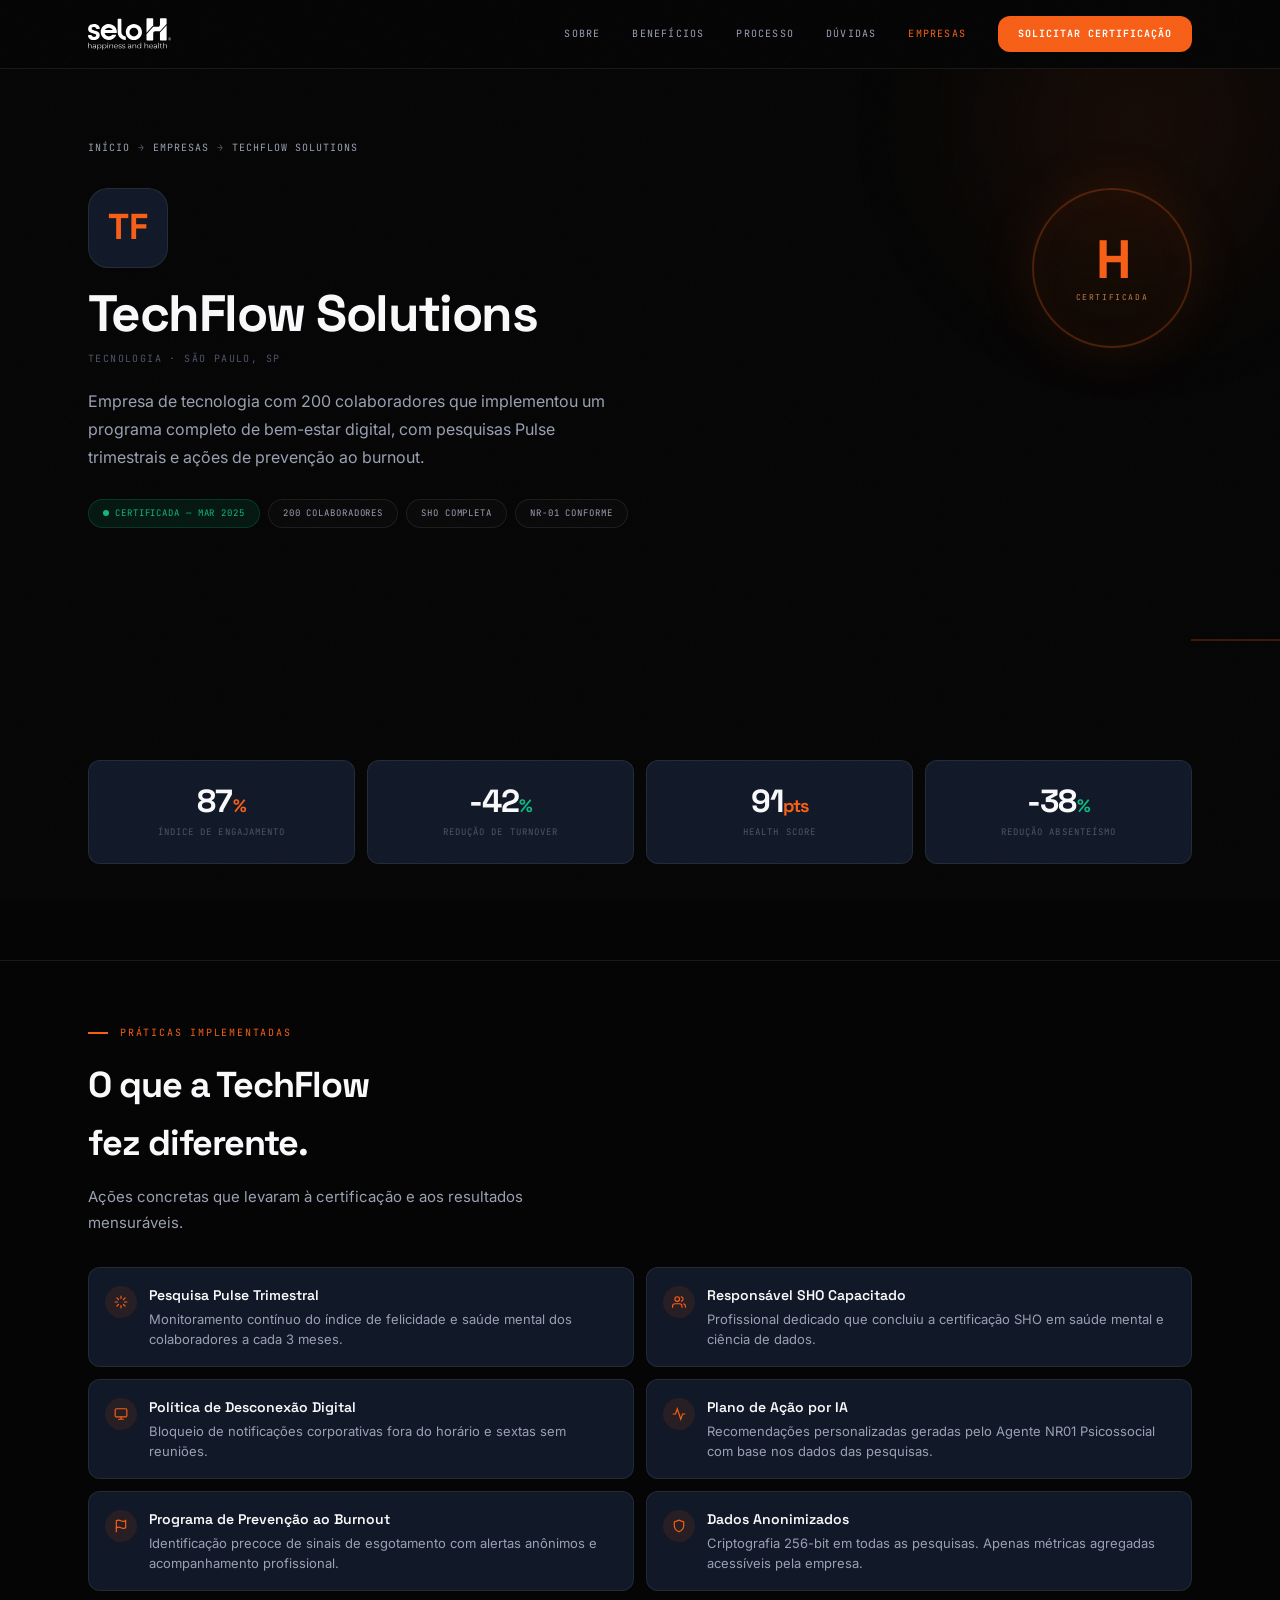
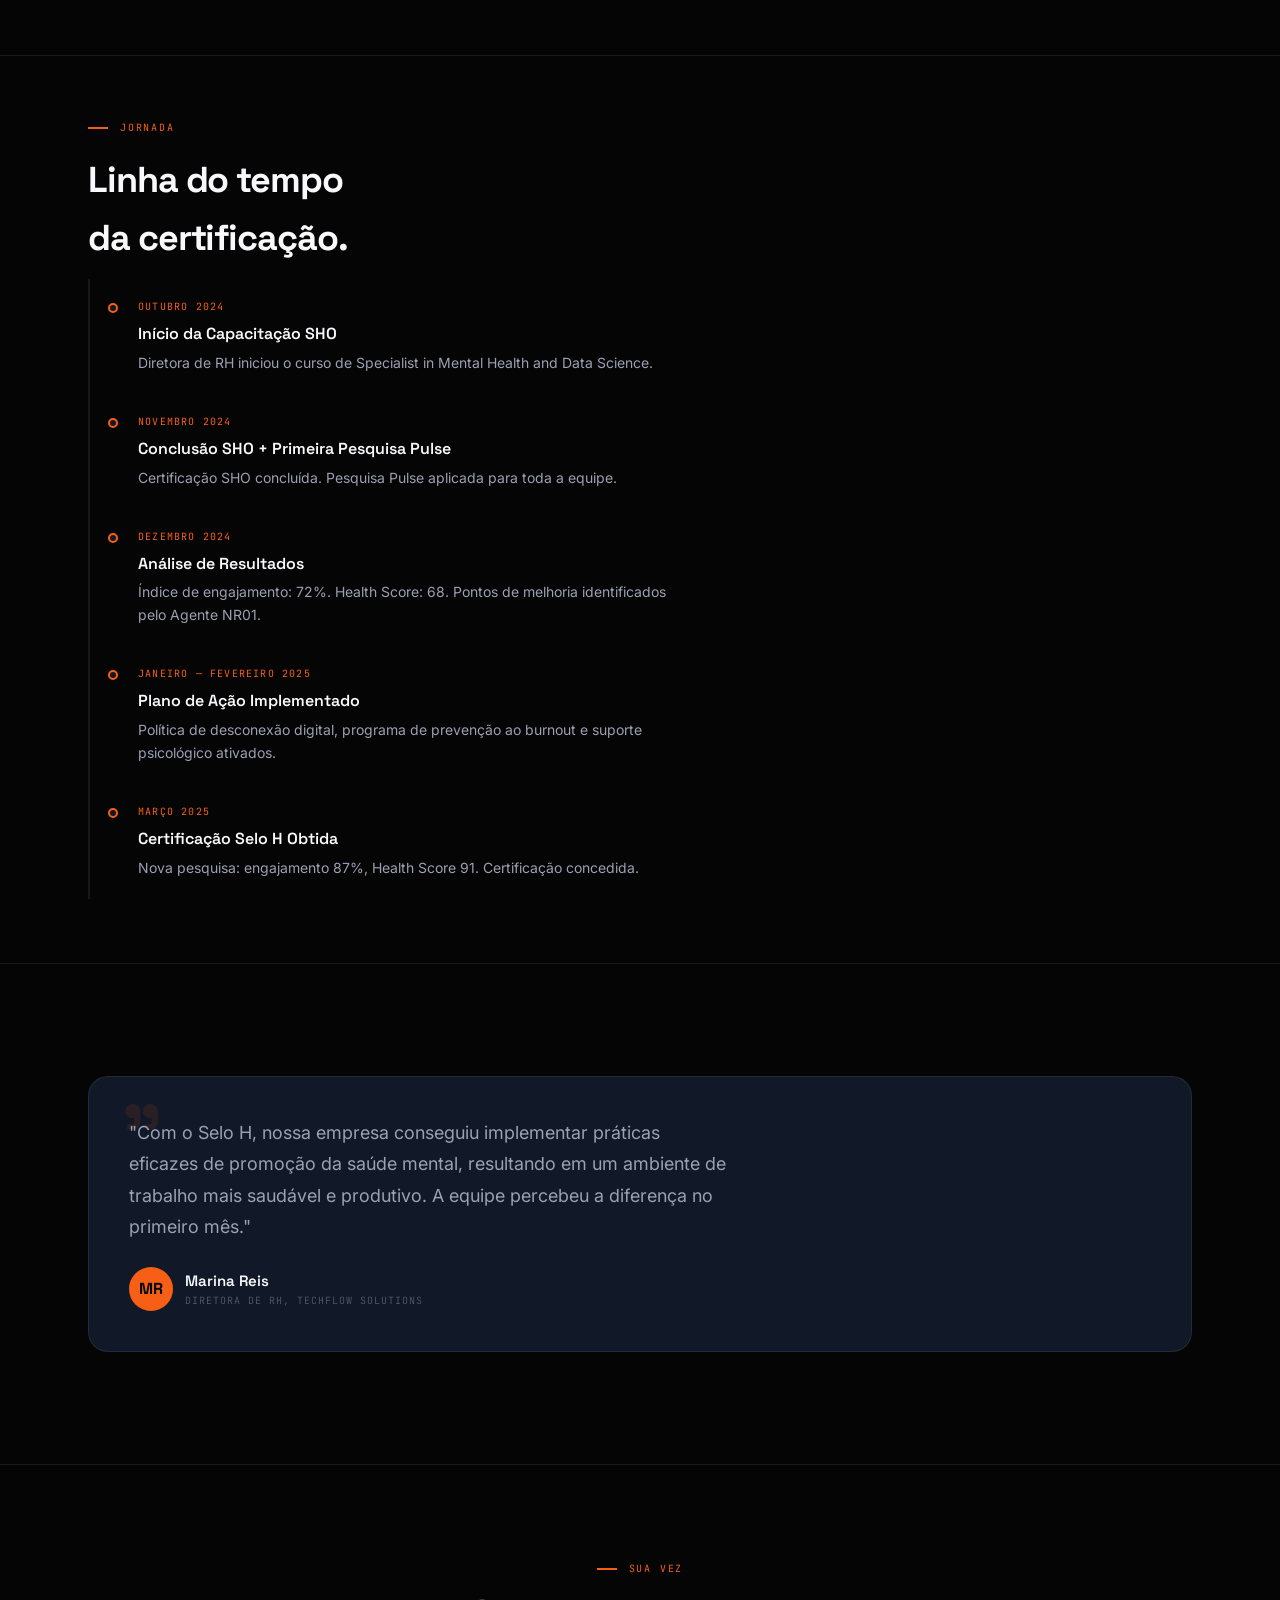
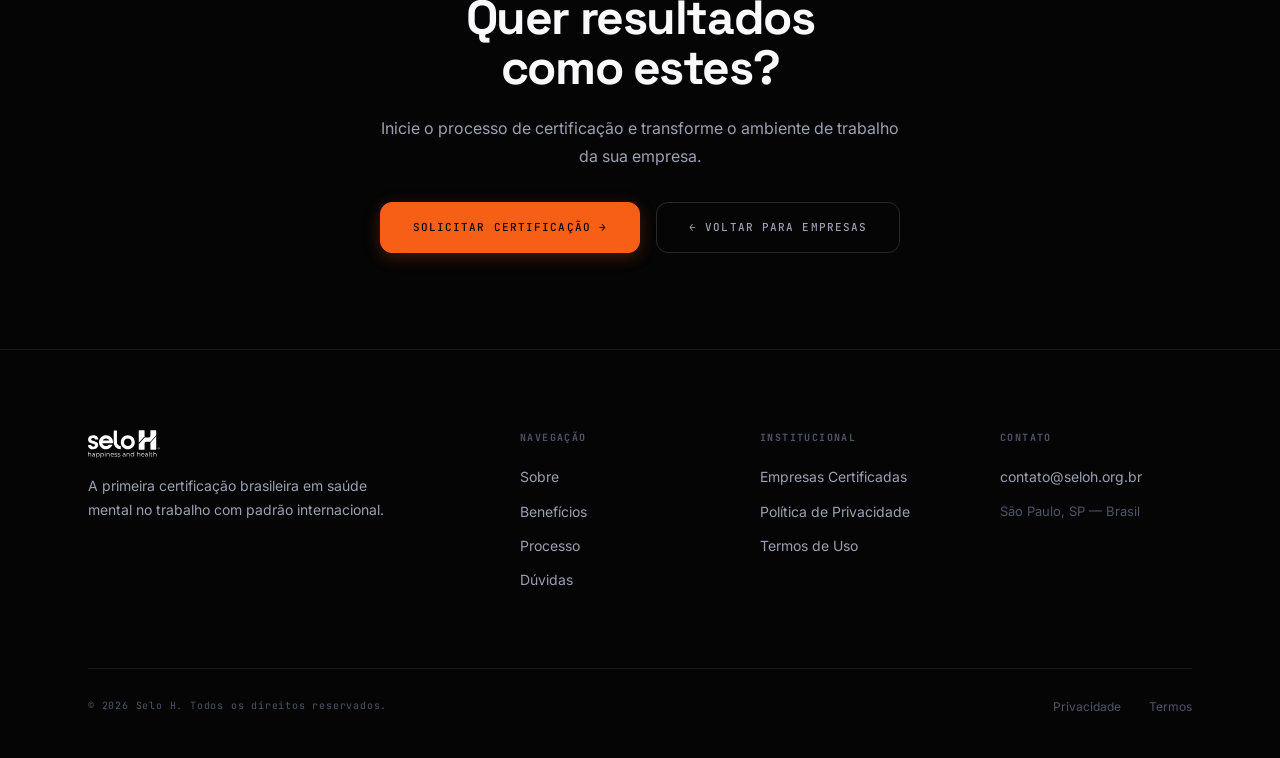
<file: web/empresa-detalhe.html>
<!DOCTYPE html>
<html lang="pt-BR">
<head>
<meta charset="UTF-8">
<meta name="viewport" content="width=device-width, initial-scale=1.0">
<meta name="description" content="Detalhes da certificação Selo H — Saúde mental no trabalho com padrão internacional.">
<meta name="robots" content="index, follow">
<meta name="theme-color" content="#F75F16">

<link rel="canonical" href="https://seloh.org/empresa-detalhe">
<link rel="icon" type="image/svg+xml" href="../assets/svg/Selo H - Logo.svg">

<link rel="preconnect" href="https://fonts.googleapis.com">
<link rel="preconnect" href="https://fonts.gstatic.com" crossorigin>
<link href="https://fonts.googleapis.com/css2?family=Space+Grotesk:wght@400;500;600;700&family=Inter:wght@400;500;600;700&family=JetBrains+Mono:wght@400;500&display=swap" rel="stylesheet">

<title>TechFlow Solutions — Selo H</title>

<!-- Google Analytics -->
<script async src="https://www.googletagmanager.com/gtag/js?id=G-9XM26ZKHNN"></script>
<script>
  window.dataLayer = window.dataLayer || [];
  function gtag(){dataLayer.push(arguments);}
  gtag('js', new Date());
  gtag('config', 'G-9XM26ZKHNN');
</script>

<script type="application/ld+json">
{
  "@context":"https://schema.org",
  "@type":"BreadcrumbList",
  "itemListElement":[
    {"@type":"ListItem","position":1,"name":"Início","item":"https://seloh.org/"},
    {"@type":"ListItem","position":2,"name":"Empresas Certificadas","item":"https://seloh.org/empresas-certificadas"},
    {"@type":"ListItem","position":3,"name":"TechFlow Solutions","item":"https://seloh.org/empresa-detalhe?id=techflow"}
  ]
}
</script>

<style>
:root{
  --bg-deep:#050505;--bg-raised:#0d1120;--bg-surface:#111827;
  --bg-overlay:#1a2035;--bg-cream:#faf8f6;--bg-warm:#f3efe8;
  --border-faint:rgba(255,255,255,0.05);--border-subtle:rgba(255,255,255,0.08);
  --border-mid:rgba(255,255,255,0.14);--border-strong:rgba(255,255,255,0.24);
  --border-inv:rgba(0,0,0,0.08);
  --text-white:#f9f9fb;--text-grey:#9ba0b3;--text-dim:#4e5468;
  --text-dark:#1a1a1a;--text-dark-mid:#555;--text-dark-dim:#999;
  --accent:#F75F16;--accent-hover:#dc4d11;--accent-light:#ffad6e;
  --accent-dim:rgba(247,95,22,0.10);--accent-glow:rgba(247,95,22,0.25);
  --success:#10b981;--warning:#f59e0b;--error:#ef4444;
  --font-display:'Space Grotesk',system-ui,sans-serif;
  --font-body:'Inter',system-ui,sans-serif;
  --font-mono:'JetBrains Mono',monospace;
  --ease-out:cubic-bezier(0.22,1,0.36,1);
  --ease-spring:cubic-bezier(0.34,1.56,0.64,1);
  --max-w:1200px;
  --radius-sm:6px;--radius-md:12px;--radius-lg:20px;
  --radius-xl:28px;--radius-pill:999px;
}

*,*::before,*::after{box-sizing:border-box;margin:0;padding:0}
html{font-size:16px;scroll-behavior:smooth}
body{background:var(--bg-deep);color:var(--text-white);font-family:var(--font-body);line-height:1.6;-webkit-font-smoothing:antialiased;overflow-x:hidden}
a{color:inherit;text-decoration:none}
button{border:none;background:none;cursor:pointer;font-family:inherit}
img{max-width:100%;display:block}
ul,ol{list-style:none}
.sr-only{position:absolute;width:1px;height:1px;padding:0;margin:-1px;overflow:hidden;clip:rect(0,0,0,0);white-space:nowrap;border:0}
.grain{position:fixed;inset:0;pointer-events:none;z-index:9999;opacity:0.025;background-image:url("data:image/svg+xml,%3Csvg viewBox='0 0 256 256' xmlns='http://www.w3.org/2000/svg'%3E%3Cfilter id='n'%3E%3CfeTurbulence type='fractalNoise' baseFrequency='0.85' numOctaves='4' stitchTiles='stitch'/%3E%3C/filter%3E%3Crect width='100%25' height='100%25' filter='url(%23n)'/%3E%3C/svg%3E");background-repeat:repeat;background-size:180px}
.container{max-width:var(--max-w);margin:0 auto;padding:0 48px}
@media(max-width:768px){.container{padding:0 24px}}

/* Progress */
.progress{position:fixed;top:0;left:0;right:0;height:2px;z-index:200}
.progress-fill{height:100%;width:0%;background:linear-gradient(90deg,var(--accent),var(--accent-light));box-shadow:0 0 12px var(--accent-glow)}

/* Navigation */
.nav{position:fixed;top:0;left:0;right:0;z-index:100;padding:16px 0;background:rgba(5,5,5,0.92);backdrop-filter:blur(20px);-webkit-backdrop-filter:blur(20px);border-bottom:1px solid var(--border-subtle)}
.nav-inner{max-width:var(--max-w);margin:0 auto;padding:0 48px;display:flex;align-items:center;justify-content:space-between}
.nav-brand{display:flex;align-items:center}
.nav-brand-logo{height:32px;width:auto;transition:opacity 0.2s;filter:brightness(0) invert(1)}
.nav-brand-logo:hover{opacity:0.85}
.nav-links{display:flex;align-items:center;gap:32px}
.nav-links a{font-family:var(--font-mono);font-size:10px;letter-spacing:0.12em;text-transform:uppercase;color:var(--text-grey);transition:color 0.2s;position:relative}
.nav-links a:hover{color:var(--text-white)}
.nav-links a:not(.nav-cta)::after{content:'';position:absolute;bottom:-4px;left:0;width:0;height:1.5px;background:var(--accent);transition:width 0.3s var(--ease-out)}
.nav-links a:not(.nav-cta):hover::after{width:100%}
.nav-links a.active{color:var(--accent)}
.nav-links a.nav-cta{font-family:var(--font-mono);font-size:10px;letter-spacing:0.1em;text-transform:uppercase;padding:10px 20px;background:var(--accent);color:#fff;border-radius:var(--radius-md);font-weight:700;transition:background 0.2s,transform 0.15s;display:inline-flex;align-items:center;gap:6px}
.nav-links a.nav-cta:hover{background:var(--accent-hover);transform:translateY(-1px);color:#fff}
.nav-toggle{display:none;flex-direction:column;gap:5px;cursor:pointer;padding:8px;z-index:110}
.nav-toggle span{width:22px;height:2px;background:var(--text-white);transition:transform 0.3s,opacity 0.3s}
.nav-toggle.open span:nth-child(1){transform:rotate(45deg) translate(5px,5px)}
.nav-toggle.open span:nth-child(2){opacity:0}
.nav-toggle.open span:nth-child(3){transform:rotate(-45deg) translate(5px,-5px)}
@media(max-width:900px){
  .nav-inner{padding:0 24px}
  .nav-toggle{display:flex}
  .nav-links{position:fixed;top:0;right:-100%;width:280px;height:100vh;background:var(--bg-raised);flex-direction:column;align-items:flex-start;padding:80px 32px 32px;gap:24px;transition:right 0.4s var(--ease-out);border-left:1px solid var(--border-subtle)}
  .nav-links.open{right:0}
  .nav-links a{font-size:12px}
}

/* Eyebrow */
.eyebrow{font-family:var(--font-mono);font-size:10px;letter-spacing:0.18em;text-transform:uppercase;color:var(--accent);display:flex;align-items:center;gap:12px;margin-bottom:16px}
.eyebrow::before{content:'';width:20px;height:2px;background:var(--accent);flex-shrink:0}

/* Btn */
.btn{display:inline-flex;align-items:center;gap:8px;font-family:var(--font-mono);font-size:11px;font-weight:500;letter-spacing:0.1em;text-transform:uppercase;border-radius:var(--radius-md);transition:transform 0.15s,box-shadow 0.25s,background 0.2s,color 0.2s,border-color 0.2s;white-space:nowrap;position:relative;overflow:hidden}
.btn-solid{color:#050505;background:var(--accent);border:1.5px solid var(--accent);padding:16px 32px;box-shadow:0 4px 16px var(--accent-glow)}
.btn-solid:hover{background:var(--accent-hover);border-color:var(--accent-hover);transform:translateY(-2px);box-shadow:0 0 40px rgba(247,95,22,0.3)}
.btn-outline{color:var(--text-grey);background:transparent;border:1.5px solid var(--border-mid);padding:16px 32px}
.btn-outline:hover{color:var(--accent);border-color:var(--accent);transform:translateY(-2px)}

/* Reveal */
.reveal{opacity:0;transform:scale(0.96) translateY(12px);transition:opacity 0.8s var(--ease-out),transform 0.8s var(--ease-out)}
.reveal.visible{opacity:1;transform:scale(1) translateY(0)}
.d1{transition-delay:0.06s}.d2{transition-delay:0.12s}.d3{transition-delay:0.18s}.d4{transition-delay:0.24s}.d5{transition-delay:0.30s}

/* Heartbeat */
@keyframes draw-hb{0%{stroke-dashoffset:1200;opacity:0.15}50%{stroke-dashoffset:0;opacity:0.4}100%{stroke-dashoffset:-1200;opacity:0.15}}
.heartbeat{width:100%;height:48px;overflow:hidden}
.heartbeat svg{width:100%;height:48px}
.heartbeat path{fill:none;stroke:var(--accent);stroke-width:1.5;stroke-dasharray:1200;stroke-dashoffset:1200;opacity:0.3;animation:draw-hb 4s ease-in-out infinite}

/* Breadcrumb */
.breadcrumb{font-family:var(--font-mono);font-size:10px;letter-spacing:0.1em;text-transform:uppercase;color:var(--text-dim);display:flex;align-items:center;gap:8px;margin-bottom:32px;flex-wrap:wrap}
.breadcrumb a{color:var(--text-grey);transition:color 0.2s}
.breadcrumb a:hover{color:var(--accent)}
.breadcrumb .sep{color:var(--text-dim)}

/* Orbs */
@keyframes breathe{0%,100%{transform:scale(1);opacity:0.5}50%{transform:scale(1.12);opacity:0.8}}
.orb{position:absolute;border-radius:50%;background:radial-gradient(circle,var(--accent-dim) 0%,transparent 70%);pointer-events:none;filter:blur(60px);animation:breathe 8s ease-in-out infinite}

/* Glass */
.glass{background:rgba(255,255,255,0.03);backdrop-filter:blur(16px);-webkit-backdrop-filter:blur(16px);border:1px solid var(--border-subtle);border-radius:var(--radius-lg);padding:32px;position:relative;overflow:hidden}
.glass::before{content:'';position:absolute;top:0;left:0;right:0;height:1px;background:linear-gradient(90deg,transparent,rgba(255,255,255,0.08),transparent)}

/* ── Detail page specifics ── */
.detail-hero{padding:140px 0 64px;position:relative}
.detail-hero-grid{display:grid;grid-template-columns:1fr auto;gap:48px;align-items:start}
@media(max-width:900px){.detail-hero-grid{grid-template-columns:1fr}}

.detail-logo{width:80px;height:80px;border-radius:var(--radius-lg);background:var(--bg-surface);border:1px solid var(--border-subtle);display:flex;align-items:center;justify-content:center;font-family:var(--font-display);font-size:36px;font-weight:700;color:var(--accent);margin-bottom:20px}

.detail-name{font-family:var(--font-display);font-size:clamp(32px,4vw,52px);font-weight:700;letter-spacing:-0.03em;line-height:1;margin-bottom:12px}
.detail-sector{font-family:var(--font-mono);font-size:10px;letter-spacing:0.14em;text-transform:uppercase;color:var(--text-dim);margin-bottom:20px}
.detail-desc{font-size:16px;color:var(--text-grey);line-height:1.75;max-width:540px;margin-bottom:28px}

.detail-tags{display:flex;flex-wrap:wrap;gap:8px;margin-bottom:24px}
.detail-tag{display:inline-flex;align-items:center;gap:6px;padding:6px 14px;border-radius:var(--radius-pill);font-family:var(--font-mono);font-size:9px;letter-spacing:0.1em;text-transform:uppercase;border:1px solid var(--border-subtle);color:var(--text-grey);background:rgba(255,255,255,0.02)}
.detail-tag.cert{background:rgba(16,185,129,0.10);border-color:rgba(16,185,129,0.2);color:var(--success)}
.detail-tag.cert::before{content:'';width:6px;height:6px;border-radius:50%;background:var(--success)}

/* Seal badge */
.seal-badge{width:160px;height:160px;border-radius:50%;background:rgba(247,95,22,0.04);border:2px solid rgba(247,95,22,0.25);display:flex;align-items:center;justify-content:center;flex-direction:column;gap:4px;box-shadow:0 0 60px rgba(247,95,22,0.10),inset 0 0 40px rgba(247,95,22,0.03);flex-shrink:0}
.seal-badge-h{font-family:var(--font-display);font-size:54px;font-weight:700;color:var(--accent);line-height:1;letter-spacing:-0.04em}
.seal-badge-label{font-family:var(--font-mono);font-size:8px;letter-spacing:0.2em;text-transform:uppercase;color:var(--accent-light);opacity:0.7}
@media(max-width:900px){.seal-badge{width:120px;height:120px}.seal-badge-h{font-size:40px}}

/* Stats grid */
.stats-grid{display:grid;grid-template-columns:repeat(4,1fr);gap:12px;margin:48px 0}
@media(max-width:768px){.stats-grid{grid-template-columns:repeat(2,1fr)}}
.stat-card{background:var(--bg-surface);border:1px solid var(--border-subtle);border-radius:var(--radius-md);padding:24px;text-align:center;transition:border-color 0.3s,transform 0.3s}
.stat-card:hover{border-color:rgba(247,95,22,0.15);transform:translateY(-3px)}
.stat-card-num{font-family:var(--font-display);font-size:32px;font-weight:700;letter-spacing:-0.03em;line-height:1;color:var(--text-white)}
.stat-card-label{font-family:var(--font-mono);font-size:9px;letter-spacing:0.12em;text-transform:uppercase;color:var(--text-dim);margin-top:8px}

/* Timeline */
.timeline{position:relative;padding-left:24px;border-left:2px solid var(--border-subtle)}
.timeline-item{position:relative;padding:20px 0 20px 24px}
.timeline-item::before{content:'';position:absolute;left:-6px;top:24px;width:10px;height:10px;border-radius:50%;background:var(--bg-surface);border:2px solid var(--accent)}
.timeline-date{font-family:var(--font-mono);font-size:10px;letter-spacing:0.12em;text-transform:uppercase;color:var(--accent);margin-bottom:6px}
.timeline-title{font-family:var(--font-display);font-size:16px;font-weight:600;color:var(--text-white);margin-bottom:4px}
.timeline-desc{font-size:14px;color:var(--text-grey);line-height:1.65}

/* Testimonial (single) */
.testimonial-single{background:var(--bg-surface);border:1px solid var(--border-subtle);border-radius:var(--radius-lg);padding:40px;position:relative;margin:48px 0}
.testimonial-single::before{content:'"';position:absolute;top:16px;left:32px;font-family:var(--font-display);font-size:80px;font-weight:700;line-height:1;color:var(--accent);opacity:0.1}
.testimonial-single-text{font-size:18px;color:var(--text-grey);line-height:1.75;margin-bottom:24px;position:relative;z-index:1;max-width:600px}
.testimonial-single-author{display:flex;align-items:center;gap:12px}
.testimonial-single-avatar{width:44px;height:44px;border-radius:50%;background:var(--accent);display:flex;align-items:center;justify-content:center;font-family:var(--font-display);font-size:16px;font-weight:700;color:#050505;flex-shrink:0}
.testimonial-single-name{font-family:var(--font-display);font-size:15px;font-weight:600;color:var(--text-white)}
.testimonial-single-role{font-family:var(--font-mono);font-size:10px;letter-spacing:0.1em;text-transform:uppercase;color:var(--text-dim)}

/* Section */
.detail-section{padding:64px 0;border-top:1px solid var(--border-subtle)}
.detail-section-title{font-family:var(--font-display);font-size:clamp(24px,3vw,36px);font-weight:700;letter-spacing:-0.03em;margin-bottom:12px}
.detail-section-sub{font-size:15px;color:var(--text-grey);line-height:1.7;max-width:500px;margin-bottom:32px}

/* Practices list */
.practices{display:grid;grid-template-columns:1fr 1fr;gap:12px}
@media(max-width:768px){.practices{grid-template-columns:1fr}}
.practice{display:flex;align-items:flex-start;gap:12px;padding:16px;background:var(--bg-surface);border:1px solid var(--border-subtle);border-radius:var(--radius-md);transition:border-color 0.3s}
.practice:hover{border-color:rgba(247,95,22,0.15)}
.practice-icon{width:32px;height:32px;border-radius:50%;background:var(--accent-dim);display:flex;align-items:center;justify-content:center;flex-shrink:0;margin-top:2px}
.practice-icon svg{width:14px;height:14px;color:var(--accent)}
.practice-title{font-family:var(--font-display);font-size:14px;font-weight:600;color:var(--text-white);margin-bottom:2px}
.practice-desc{font-size:13px;color:var(--text-grey);line-height:1.6}

/* CTA */
.cta-block{text-align:center;padding:96px 48px;position:relative}
.cta-block h2{font-family:var(--font-display);font-size:clamp(28px,4vw,48px);font-weight:700;letter-spacing:-0.03em;line-height:1.05;margin-bottom:20px}
.cta-block p{font-size:16px;color:var(--text-grey);line-height:1.75;max-width:540px;margin:0 auto 32px}

/* Footer */
.footer{border-top:1px solid var(--border-subtle);padding:80px 0 40px}
.footer-grid{display:grid;grid-template-columns:2fr 1fr 1fr 1fr;gap:48px;margin-bottom:64px}
.footer-brand p{font-size:14px;color:var(--text-grey);line-height:1.7;margin-top:16px;max-width:300px}
.footer-col h4{font-family:var(--font-mono);font-size:10px;letter-spacing:0.14em;text-transform:uppercase;color:var(--text-dim);margin-bottom:20px}
.footer-col a{display:block;font-size:14px;color:var(--text-grey);margin-bottom:12px;transition:color 0.2s}
.footer-col a:hover{color:var(--accent)}
.footer-bottom{display:flex;align-items:center;justify-content:space-between;border-top:1px solid var(--border-subtle);padding-top:24px}
.footer-bottom p{font-family:var(--font-mono);font-size:10px;letter-spacing:0.08em;color:var(--text-dim)}
.footer-bottom a{font-size:12px;color:var(--text-dim);margin-left:24px;transition:color 0.2s}
.footer-bottom a:hover{color:var(--accent)}
@media(max-width:768px){.footer-grid{grid-template-columns:1fr}.footer-bottom{flex-direction:column;gap:12px;text-align:center}}

/* Reduced motion */
@media(prefers-reduced-motion:reduce){
  *,*::before,*::after{animation-duration:0.01ms!important;animation-iteration-count:1!important;transition-duration:0.01ms!important}
  .reveal{opacity:1;transform:none}
}
</style>
</head>

<body>

<a href="#main" class="sr-only">Pular para conteúdo principal</a>
<div class="grain" aria-hidden="true"></div>
<div class="progress" aria-hidden="true"><div class="progress-fill" id="progress-fill"></div></div>

<div style="position:fixed;inset:0;pointer-events:none;z-index:0;overflow:hidden" aria-hidden="true">
  <div class="orb" style="width:450px;height:450px;top:-100px;right:-80px"></div>
</div>

<!-- Navigation -->
<nav class="nav" aria-label="Navegação principal">
  <div class="nav-inner">
    <a href="index.html" class="nav-brand" aria-label="Selo H — Início">
      <img src="images/Selo H - Logo.svg" alt="Selo H" class="nav-brand-logo">
    </a>
    <div class="nav-toggle" id="nav-toggle" aria-label="Abrir menu" role="button" tabindex="0">
      <span></span><span></span><span></span>
    </div>
    <div class="nav-links" id="nav-links">
      <a href="index.html#sobre">Sobre</a>
      <a href="index.html#beneficios">Benefícios</a>
      <a href="index.html#processo">Processo</a>
      <a href="index.html#faq">Dúvidas</a>
      <a href="empresas-certificadas.html" class="active">Empresas</a>
      <a href="index.html#contato" class="nav-cta">Solicitar Certificação</a>
    </div>
  </div>
</nav>


<main id="main">

<!-- Detail Hero -->
<section class="detail-hero">
  <div class="container">
    <nav class="breadcrumb reveal" aria-label="Breadcrumb">
      <a href="index.html">Início</a>
      <span class="sep">→</span>
      <a href="empresas-certificadas.html">Empresas</a>
      <span class="sep">→</span>
      <span style="color:var(--text-grey)">TechFlow Solutions</span>
    </nav>

    <div class="detail-hero-grid">
      <div class="reveal d1">
        <div class="detail-logo">TF</div>
        <h1 class="detail-name">TechFlow Solutions</h1>
        <div class="detail-sector">Tecnologia · São Paulo, SP</div>
        <p class="detail-desc">Empresa de tecnologia com 200 colaboradores que implementou um programa completo de bem-estar digital, com pesquisas Pulse trimestrais e ações de prevenção ao burnout.</p>
        <div class="detail-tags">
          <span class="detail-tag cert">Certificada — Mar 2025</span>
          <span class="detail-tag">200 colaboradores</span>
          <span class="detail-tag">SHO Completa</span>
          <span class="detail-tag">NR-01 Conforme</span>
        </div>
      </div>

      <div class="seal-badge reveal d2" aria-label="Selo H Certificado">
        <span class="seal-badge-h">H</span>
        <span class="seal-badge-label">Certificada</span>
      </div>
    </div>
  </div>
</section>


<!-- Heartbeat -->
<div class="heartbeat" aria-hidden="true">
  <svg viewBox="0 0 1200 48" preserveAspectRatio="none"><path d="M0 24 L300 24 L340 24 L360 8 L380 40 L400 16 L420 32 L440 24 L900 24 L940 24 L960 8 L980 40 L1000 16 L1020 32 L1040 24 L1200 24"/></svg>
</div>


<!-- Stats -->
<section style="padding:48px 0">
  <div class="container">
    <div class="stats-grid reveal">
      <div class="stat-card">
        <div class="stat-card-num">87<span style="font-size:18px;color:var(--accent)">%</span></div>
        <div class="stat-card-label">Índice de engajamento</div>
      </div>
      <div class="stat-card">
        <div class="stat-card-num">-42<span style="font-size:18px;color:var(--success)">%</span></div>
        <div class="stat-card-label">Redução de turnover</div>
      </div>
      <div class="stat-card">
        <div class="stat-card-num">91<span style="font-size:18px;color:var(--accent)">pts</span></div>
        <div class="stat-card-label">Health Score</div>
      </div>
      <div class="stat-card">
        <div class="stat-card-num">-38<span style="font-size:18px;color:var(--success)">%</span></div>
        <div class="stat-card-label">Redução absenteísmo</div>
      </div>
    </div>
  </div>
</section>


<!-- Práticas Implementadas -->
<section class="detail-section">
  <div class="container">
    <div class="eyebrow reveal">Práticas Implementadas</div>
    <h2 class="detail-section-title reveal d1">O que a TechFlow<br>fez diferente.</h2>
    <p class="detail-section-sub reveal d2">Ações concretas que levaram à certificação e aos resultados mensuráveis.</p>

    <div class="practices reveal d3">
      <div class="practice">
        <div class="practice-icon"><svg viewBox="0 0 24 24" fill="none" stroke="currentColor" stroke-width="2" stroke-linecap="round"><path d="M12 2v4m0 12v4M4.93 4.93l2.83 2.83m8.48 8.48l2.83 2.83M2 12h4m12 0h4M4.93 19.07l2.83-2.83m8.48-8.48l2.83-2.83"/></svg></div>
        <div>
          <div class="practice-title">Pesquisa Pulse Trimestral</div>
          <div class="practice-desc">Monitoramento contínuo do índice de felicidade e saúde mental dos colaboradores a cada 3 meses.</div>
        </div>
      </div>
      <div class="practice">
        <div class="practice-icon"><svg viewBox="0 0 24 24" fill="none" stroke="currentColor" stroke-width="2" stroke-linecap="round"><path d="M17 21v-2a4 4 0 0 0-4-4H5a4 4 0 0 0-4 4v2"/><circle cx="9" cy="7" r="4"/><path d="M23 21v-2a4 4 0 0 0-3-3.87"/><path d="M16 3.13a4 4 0 0 1 0 7.75"/></svg></div>
        <div>
          <div class="practice-title">Responsável SHO Capacitado</div>
          <div class="practice-desc">Profissional dedicado que concluiu a certificação SHO em saúde mental e ciência de dados.</div>
        </div>
      </div>
      <div class="practice">
        <div class="practice-icon"><svg viewBox="0 0 24 24" fill="none" stroke="currentColor" stroke-width="2" stroke-linecap="round"><rect x="2" y="3" width="20" height="14" rx="2"/><path d="M8 21h8m-4-4v4"/></svg></div>
        <div>
          <div class="practice-title">Política de Desconexão Digital</div>
          <div class="practice-desc">Bloqueio de notificações corporativas fora do horário e sextas sem reuniões.</div>
        </div>
      </div>
      <div class="practice">
        <div class="practice-icon"><svg viewBox="0 0 24 24" fill="none" stroke="currentColor" stroke-width="2" stroke-linecap="round"><path d="M22 12h-4l-3 9L9 3l-3 9H2"/></svg></div>
        <div>
          <div class="practice-title">Plano de Ação por IA</div>
          <div class="practice-desc">Recomendações personalizadas geradas pelo Agente NR01 Psicossocial com base nos dados das pesquisas.</div>
        </div>
      </div>
      <div class="practice">
        <div class="practice-icon"><svg viewBox="0 0 24 24" fill="none" stroke="currentColor" stroke-width="2" stroke-linecap="round"><path d="M4 15s1-1 4-1 5 2 8 2 4-1 4-1V3s-1 1-4 1-5-2-8-2-4 1-4 1z"/><line x1="4" y1="22" x2="4" y2="15"/></svg></div>
        <div>
          <div class="practice-title">Programa de Prevenção ao Burnout</div>
          <div class="practice-desc">Identificação precoce de sinais de esgotamento com alertas anônimos e acompanhamento profissional.</div>
        </div>
      </div>
      <div class="practice">
        <div class="practice-icon"><svg viewBox="0 0 24 24" fill="none" stroke="currentColor" stroke-width="2" stroke-linecap="round"><path d="M12 22s8-4 8-10V5l-8-3-8 3v7c0 6 8 10 8 10z"/></svg></div>
        <div>
          <div class="practice-title">Dados Anonimizados</div>
          <div class="practice-desc">Criptografia 256-bit em todas as pesquisas. Apenas métricas agregadas acessíveis pela empresa.</div>
        </div>
      </div>
    </div>
  </div>
</section>


<!-- Linha do Tempo -->
<section class="detail-section">
  <div class="container">
    <div class="eyebrow reveal">Jornada</div>
    <h2 class="detail-section-title reveal d1">Linha do tempo<br>da certificação.</h2>

    <div class="timeline reveal d2" style="max-width:600px">
      <div class="timeline-item">
        <div class="timeline-date">Outubro 2024</div>
        <div class="timeline-title">Início da Capacitação SHO</div>
        <div class="timeline-desc">Diretora de RH iniciou o curso de Specialist in Mental Health and Data Science.</div>
      </div>
      <div class="timeline-item">
        <div class="timeline-date">Novembro 2024</div>
        <div class="timeline-title">Conclusão SHO + Primeira Pesquisa Pulse</div>
        <div class="timeline-desc">Certificação SHO concluída. Pesquisa Pulse aplicada para toda a equipe.</div>
      </div>
      <div class="timeline-item">
        <div class="timeline-date">Dezembro 2024</div>
        <div class="timeline-title">Análise de Resultados</div>
        <div class="timeline-desc">Índice de engajamento: 72%. Health Score: 68. Pontos de melhoria identificados pelo Agente NR01.</div>
      </div>
      <div class="timeline-item">
        <div class="timeline-date">Janeiro — Fevereiro 2025</div>
        <div class="timeline-title">Plano de Ação Implementado</div>
        <div class="timeline-desc">Política de desconexão digital, programa de prevenção ao burnout e suporte psicológico ativados.</div>
      </div>
      <div class="timeline-item">
        <div class="timeline-date">Março 2025</div>
        <div class="timeline-title">Certificação Selo H Obtida</div>
        <div class="timeline-desc">Nova pesquisa: engajamento 87%, Health Score 91. Certificação concedida.</div>
      </div>
    </div>
  </div>
</section>


<!-- Depoimento -->
<section class="detail-section">
  <div class="container">
    <div class="testimonial-single reveal">
      <p class="testimonial-single-text">"Com o Selo H, nossa empresa conseguiu implementar práticas eficazes de promoção da saúde mental, resultando em um ambiente de trabalho mais saudável e produtivo. A equipe percebeu a diferença no primeiro mês."</p>
      <div class="testimonial-single-author">
        <div class="testimonial-single-avatar">MR</div>
        <div>
          <div class="testimonial-single-name">Marina Reis</div>
          <div class="testimonial-single-role">Diretora de RH, TechFlow Solutions</div>
        </div>
      </div>
    </div>
  </div>
</section>


<!-- CTA -->
<section style="border-top:1px solid var(--border-subtle)">
  <div class="container">
    <div class="cta-block reveal">
      <div class="eyebrow" style="justify-content:center">Sua vez</div>
      <h2>Quer resultados<br>como estes?</h2>
      <p>Inicie o processo de certificação e transforme o ambiente de trabalho da sua empresa.</p>
      <div style="display:flex;gap:16px;justify-content:center;flex-wrap:wrap">
        <a href="index.html#contato" class="btn btn-solid">Solicitar certificação →</a>
        <a href="empresas-certificadas.html" class="btn btn-outline">← Voltar para empresas</a>
      </div>
    </div>
  </div>
</section>


<!-- Footer -->
<footer class="footer">
  <div class="container">
    <div class="footer-grid">
      <div class="footer-brand">
      <div style="margin-bottom:4px">
          <img src="images/Selo H - Logo.svg" alt="Selo H" style="height:28px;width:auto;filter:brightness(0) invert(1)">
        </div>
        <p>A primeira certificação brasileira em saúde mental no trabalho com padrão internacional.</p>
      </div>
      <div class="footer-col">
        <h4>Navegação</h4>
        <a href="index.html#sobre">Sobre</a>
        <a href="index.html#beneficios">Benefícios</a>
        <a href="index.html#processo">Processo</a>
        <a href="index.html#faq">Dúvidas</a>
      </div>
      <div class="footer-col">
        <h4>Institucional</h4>
        <a href="empresas-certificadas.html">Empresas Certificadas</a>
        <a href="politica-privacidade.html">Política de Privacidade</a>
        <a href="termos.html">Termos de Uso</a>
      </div>
      <div class="footer-col">
        <h4>Contato</h4>
        <a href="mailto:contato@seloh.org.br">contato@seloh.org.br</a>
        <p style="font-size:13px;color:var(--text-dim);margin-top:8px">São Paulo, SP — Brasil</p>
      </div>
    </div>
    <div class="footer-bottom">
      <p>&copy; 2026 Selo H. Todos os direitos reservados.</p>
      <div>
        <a href="politica-privacidade.html">Privacidade</a>
        <a href="termos.html">Termos</a>
      </div>
    </div>
  </div>
</footer>
</main>


<script>
(function(){
  'use strict';

  /* Progress */
  var pf = document.getElementById('progress-fill');
  window.addEventListener('scroll', function(){
    pf.style.width = Math.min(window.scrollY / (document.documentElement.scrollHeight - window.innerHeight), 1) * 100 + '%';
  }, {passive:true});

  /* Mobile nav */
  var toggle = document.getElementById('nav-toggle');
  var links = document.getElementById('nav-links');
  toggle.addEventListener('click', function(){toggle.classList.toggle('open');links.classList.toggle('open')});
  links.querySelectorAll('a').forEach(function(a){
    a.addEventListener('click', function(){toggle.classList.remove('open');links.classList.remove('open')});
  });
  toggle.addEventListener('keydown', function(e){if(e.key==='Enter'||e.key===' '){e.preventDefault();toggle.click()}});

  /* Reveal */
  var obs = new IntersectionObserver(function(entries){
    entries.forEach(function(entry){
      if(entry.isIntersecting){entry.target.classList.add('visible');obs.unobserve(entry.target)}
    });
  }, {threshold:0.06, rootMargin:'0px 0px -24px 0px'});
  document.querySelectorAll('.reveal').forEach(function(el){obs.observe(el)});
})();
</script>

</body>
</html>
</file>
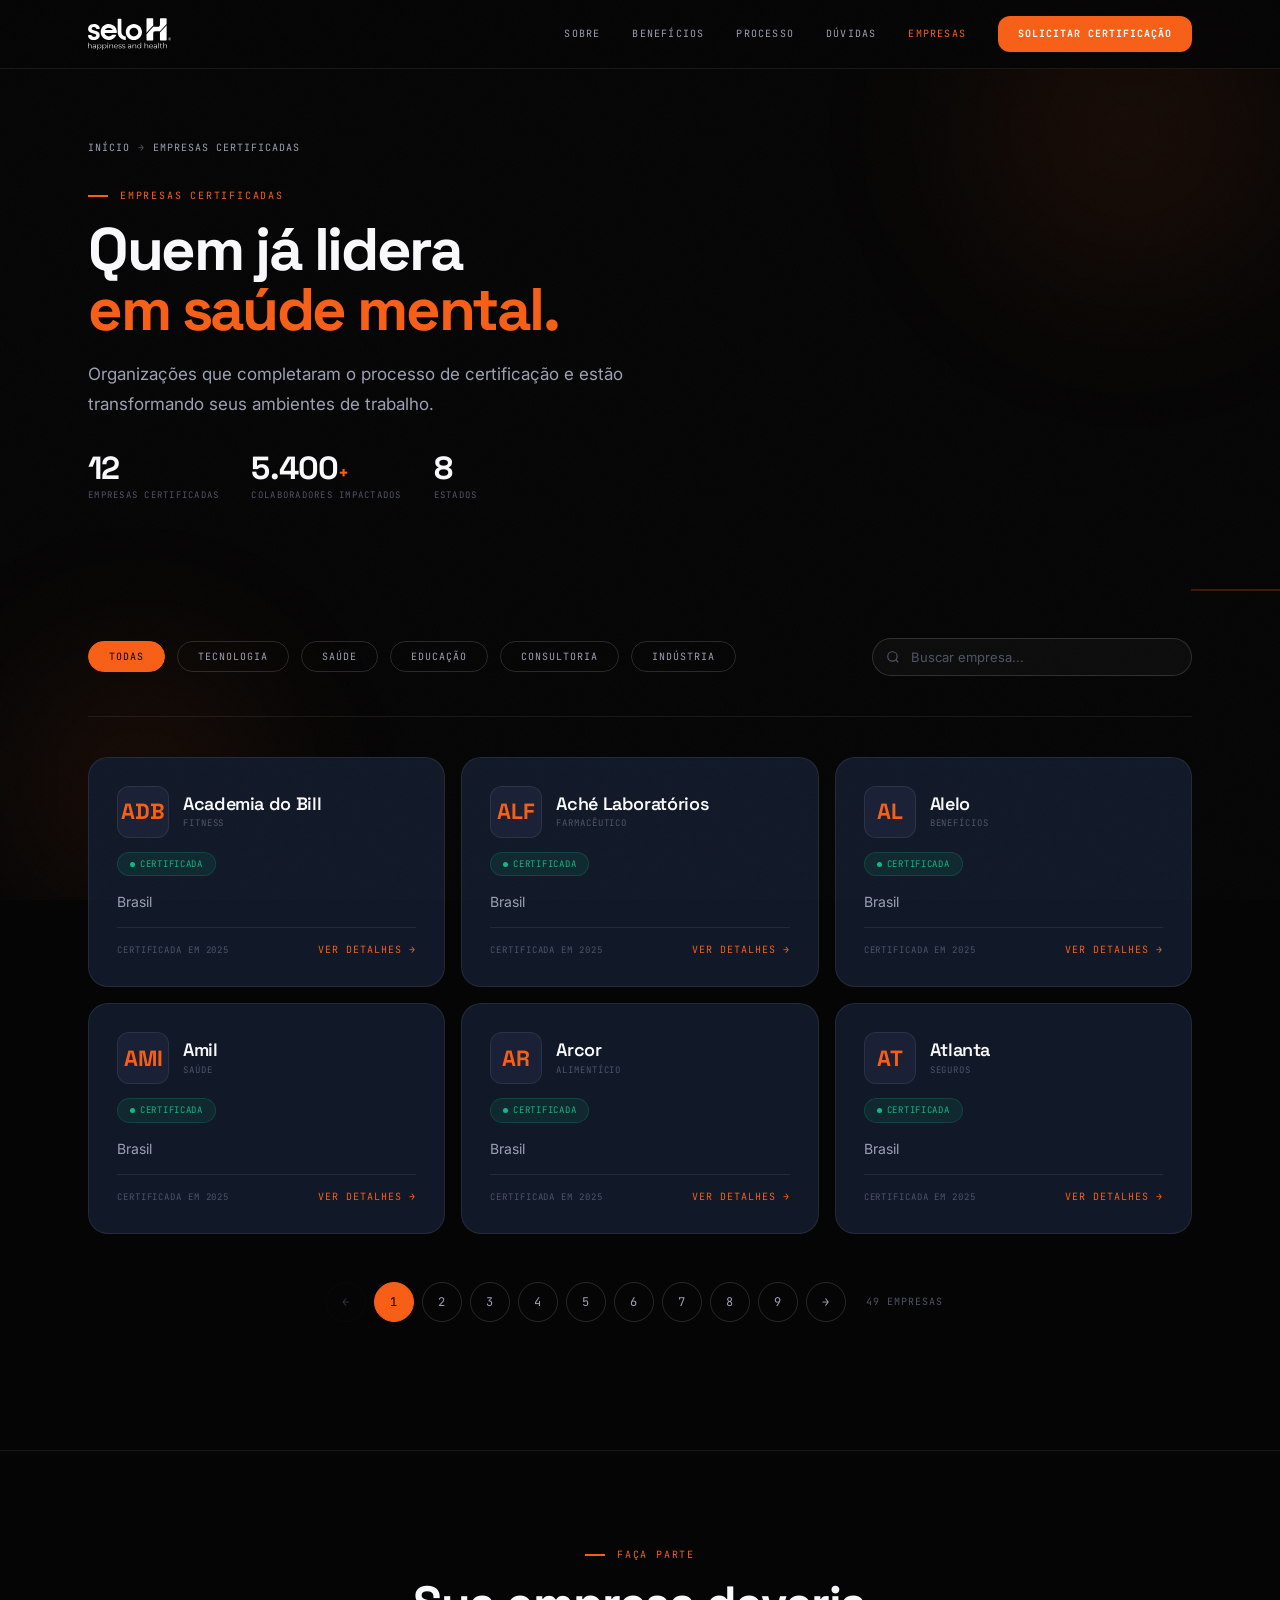
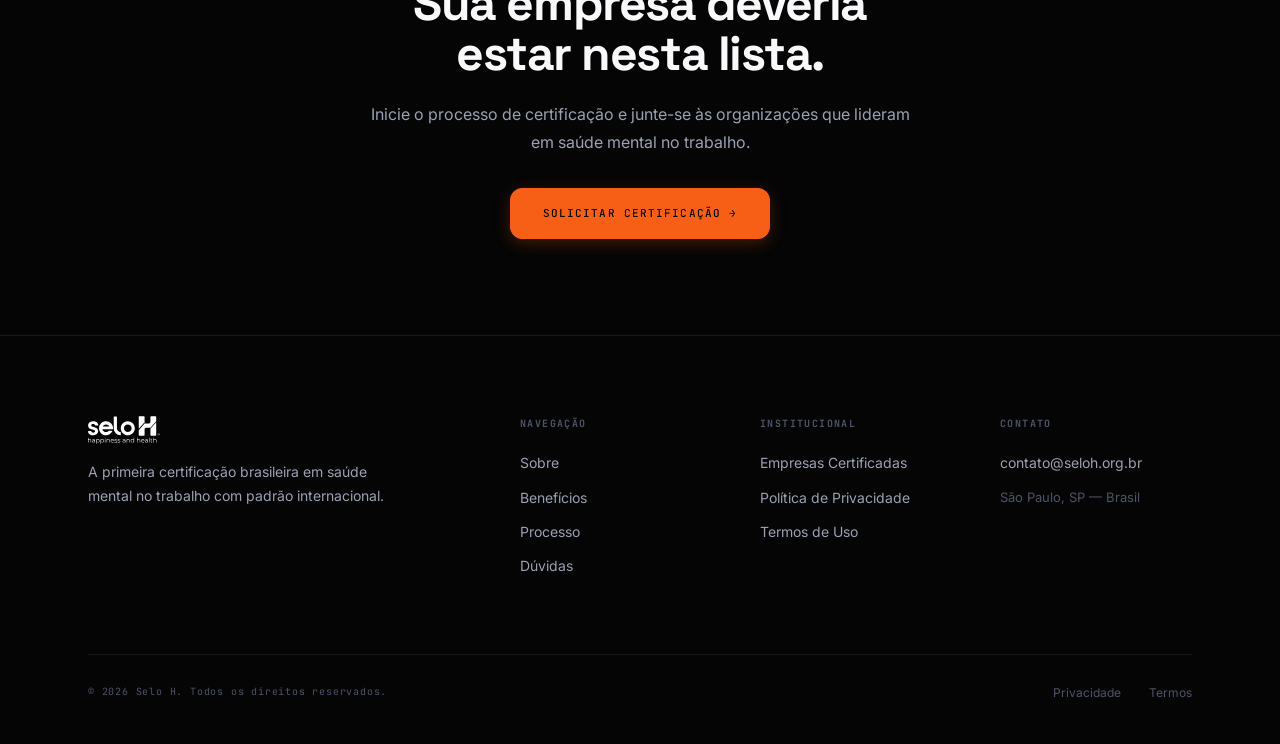
<file: web/empresas-certificadas.html>
<!DOCTYPE html>
<html lang="pt-BR">
<head>
<meta charset="UTF-8">
<meta name="viewport" content="width=device-width, initial-scale=1.0">
<meta name="description" content="Conheça as empresas certificadas pelo Selo H em saúde mental no trabalho. Organizações que lideram boas práticas em bem-estar corporativo.">
<meta name="robots" content="index, follow">
<meta name="theme-color" content="#F75F16">

<meta property="og:type" content="website">
<meta property="og:title" content="Empresas Certificadas — Selo H">
<meta property="og:description" content="Organizações certificadas pelo Selo H em saúde mental no trabalho com padrão internacional.">
<meta property="og:url" content="https://seloh.org/empresas-certificadas">

<link rel="canonical" href="https://seloh.org/empresas-certificadas">
<link rel="icon" type="image/svg+xml" href="../assets/svg/Selo H - Logo.svg">

<link rel="preconnect" href="https://fonts.googleapis.com">
<link rel="preconnect" href="https://fonts.gstatic.com" crossorigin>
<link href="https://fonts.googleapis.com/css2?family=Space+Grotesk:wght@400;500;600;700&family=Inter:wght@400;500;600;700&family=JetBrains+Mono:wght@400;500&display=swap" rel="stylesheet">

<title>Empresas Certificadas — Selo H</title>

<!-- Google Analytics -->
<script async src="https://www.googletagmanager.com/gtag/js?id=G-9XM26ZKHNN"></script>
<script>
  window.dataLayer = window.dataLayer || [];
  function gtag(){dataLayer.push(arguments);}
  gtag('js', new Date());
  gtag('config', 'G-9XM26ZKHNN');
</script>

<script type="application/ld+json">
{
  "@context":"https://schema.org",
  "@type":"BreadcrumbList",
  "itemListElement":[
    {"@type":"ListItem","position":1,"name":"Início","item":"https://seloh.org/"},
    {"@type":"ListItem","position":2,"name":"Empresas Certificadas","item":"https://seloh.org/empresas-certificadas"}
  ]
}
</script>

<style>
:root{
  --bg-deep:#050505;--bg-raised:#0d1120;--bg-surface:#111827;
  --bg-overlay:#1a2035;--bg-cream:#faf8f6;--bg-warm:#f3efe8;
  --border-faint:rgba(255,255,255,0.05);--border-subtle:rgba(255,255,255,0.08);
  --border-mid:rgba(255,255,255,0.14);--border-strong:rgba(255,255,255,0.24);
  --border-inv:rgba(0,0,0,0.08);
  --text-white:#f9f9fb;--text-grey:#9ba0b3;--text-dim:#4e5468;
  --text-dark:#1a1a1a;--text-dark-mid:#555;--text-dark-dim:#999;
  --accent:#F75F16;--accent-hover:#dc4d11;--accent-light:#ffad6e;
  --accent-dim:rgba(247,95,22,0.10);--accent-glow:rgba(247,95,22,0.25);
  --success:#10b981;--warning:#f59e0b;--error:#ef4444;
  --font-display:'Space Grotesk',system-ui,sans-serif;
  --font-body:'Inter',system-ui,sans-serif;
  --font-mono:'JetBrains Mono',monospace;
  --ease-out:cubic-bezier(0.22,1,0.36,1);
  --ease-spring:cubic-bezier(0.34,1.56,0.64,1);
  --max-w:1200px;
  --radius-sm:6px;--radius-md:12px;--radius-lg:20px;
  --radius-xl:28px;--radius-pill:999px;
}

*,*::before,*::after{box-sizing:border-box;margin:0;padding:0}
html{font-size:16px;scroll-behavior:smooth}
body{background:var(--bg-deep);color:var(--text-white);font-family:var(--font-body);line-height:1.6;-webkit-font-smoothing:antialiased;overflow-x:hidden}
a{color:inherit;text-decoration:none}
button{border:none;background:none;cursor:pointer;font-family:inherit}
img{max-width:100%;display:block}
ul,ol{list-style:none}
.sr-only{position:absolute;width:1px;height:1px;padding:0;margin:-1px;overflow:hidden;clip:rect(0,0,0,0);white-space:nowrap;border:0}
.grain{position:fixed;inset:0;pointer-events:none;z-index:9999;opacity:0.025;background-image:url("data:image/svg+xml,%3Csvg viewBox='0 0 256 256' xmlns='http://www.w3.org/2000/svg'%3E%3Cfilter id='n'%3E%3CfeTurbulence type='fractalNoise' baseFrequency='0.85' numOctaves='4' stitchTiles='stitch'/%3E%3C/filter%3E%3Crect width='100%25' height='100%25' filter='url(%23n)'/%3E%3C/svg%3E");background-repeat:repeat;background-size:180px}
.container{max-width:var(--max-w);margin:0 auto;padding:0 48px}
@media(max-width:768px){.container{padding:0 24px}}

/* Progress */
.progress{position:fixed;top:0;left:0;right:0;height:2px;z-index:200}
.progress-fill{height:100%;width:0%;background:linear-gradient(90deg,var(--accent),var(--accent-light));box-shadow:0 0 12px var(--accent-glow)}

/* Navigation (same as index) */
.nav{position:fixed;top:0;left:0;right:0;z-index:100;padding:16px 0;transition:background 0.4s,backdrop-filter 0.4s;background:rgba(5,5,5,0.92);backdrop-filter:blur(20px);-webkit-backdrop-filter:blur(20px);border-bottom:1px solid var(--border-subtle)}
.nav-inner{max-width:var(--max-w);margin:0 auto;padding:0 48px;display:flex;align-items:center;justify-content:space-between}
.nav-brand{display:flex;align-items:center}
.nav-brand-logo{height:32px;width:auto;transition:opacity 0.2s;filter:brightness(0) invert(1)}
.nav-brand-logo:hover{opacity:0.85}
.nav-links{display:flex;align-items:center;gap:32px}
.nav-links a{font-family:var(--font-mono);font-size:10px;letter-spacing:0.12em;text-transform:uppercase;color:var(--text-grey);transition:color 0.2s;position:relative}
.nav-links a:hover{color:var(--text-white)}
.nav-links a:not(.nav-cta)::after{content:'';position:absolute;bottom:-4px;left:0;width:0;height:1.5px;background:var(--accent);transition:width 0.3s var(--ease-out)}
.nav-links a:not(.nav-cta):hover::after{width:100%}
.nav-links a.active{color:var(--accent)}
.nav-links a.nav-cta{font-family:var(--font-mono);font-size:10px;letter-spacing:0.1em;text-transform:uppercase;padding:10px 20px;background:var(--accent);color:#fff;border-radius:var(--radius-md);font-weight:700;transition:background 0.2s,transform 0.15s;display:inline-flex;align-items:center;gap:6px}
.nav-links a.nav-cta:hover{background:var(--accent-hover);transform:translateY(-1px);color:#fff}
.nav-toggle{display:none;flex-direction:column;gap:5px;cursor:pointer;padding:8px;z-index:110}
.nav-toggle span{width:22px;height:2px;background:var(--text-white);transition:transform 0.3s,opacity 0.3s}
.nav-toggle.open span:nth-child(1){transform:rotate(45deg) translate(5px,5px)}
.nav-toggle.open span:nth-child(2){opacity:0}
.nav-toggle.open span:nth-child(3){transform:rotate(-45deg) translate(5px,-5px)}
@media(max-width:900px){
  .nav-inner{padding:0 24px}
  .nav-toggle{display:flex}
  .nav-links{position:fixed;top:0;right:-100%;width:280px;height:100vh;background:var(--bg-raised);flex-direction:column;align-items:flex-start;padding:80px 32px 32px;gap:24px;transition:right 0.4s var(--ease-out);border-left:1px solid var(--border-subtle)}
  .nav-links.open{right:0}
  .nav-links a{font-size:12px}
}

/* Eyebrow */
.eyebrow{font-family:var(--font-mono);font-size:10px;letter-spacing:0.18em;text-transform:uppercase;color:var(--accent);display:flex;align-items:center;gap:12px;margin-bottom:16px}
.eyebrow::before{content:'';width:20px;height:2px;background:var(--accent);flex-shrink:0}

/* Btn */
.btn{display:inline-flex;align-items:center;gap:8px;font-family:var(--font-mono);font-size:11px;font-weight:500;letter-spacing:0.1em;text-transform:uppercase;border-radius:var(--radius-md);transition:transform 0.15s,box-shadow 0.25s,background 0.2s,color 0.2s,border-color 0.2s;white-space:nowrap;position:relative;overflow:hidden}
.btn-solid{color:#050505;background:var(--accent);border:1.5px solid var(--accent);padding:16px 32px;box-shadow:0 4px 16px var(--accent-glow)}
.btn-solid:hover{background:var(--accent-hover);border-color:var(--accent-hover);transform:translateY(-2px);box-shadow:0 0 40px rgba(247,95,22,0.3)}
.btn-outline{color:var(--text-grey);background:transparent;border:1.5px solid var(--border-mid);padding:16px 32px}
.btn-outline:hover{color:var(--accent);border-color:var(--accent);transform:translateY(-2px)}

/* Reveal */
.reveal{opacity:0;transform:scale(0.96) translateY(12px);transition:opacity 0.8s var(--ease-out),transform 0.8s var(--ease-out)}
.reveal.visible{opacity:1;transform:scale(1) translateY(0)}
.d1{transition-delay:0.06s}.d2{transition-delay:0.12s}.d3{transition-delay:0.18s}
.d4{transition-delay:0.24s}.d5{transition-delay:0.30s}.d6{transition-delay:0.36s}

/* Heartbeat */
@keyframes draw-hb{0%{stroke-dashoffset:1200;opacity:0.15}50%{stroke-dashoffset:0;opacity:0.4}100%{stroke-dashoffset:-1200;opacity:0.15}}
.heartbeat{width:100%;height:48px;overflow:hidden}
.heartbeat svg{width:100%;height:48px}
.heartbeat path{fill:none;stroke:var(--accent);stroke-width:1.5;stroke-dasharray:1200;stroke-dashoffset:1200;opacity:0.3;animation:draw-hb 4s ease-in-out infinite}

/* ── Breadcrumb ── */
.breadcrumb{font-family:var(--font-mono);font-size:10px;letter-spacing:0.1em;text-transform:uppercase;color:var(--text-dim);display:flex;align-items:center;gap:8px;margin-bottom:32px}
.breadcrumb a{color:var(--text-grey);transition:color 0.2s}
.breadcrumb a:hover{color:var(--accent)}
.breadcrumb .sep{color:var(--text-dim)}

/* ── Page Hero ── */
.page-hero{padding:140px 0 64px;position:relative}
.page-hero h1{font-family:var(--font-display);font-size:clamp(36px,5vw,60px);font-weight:700;letter-spacing:-0.04em;line-height:1;margin-bottom:20px}
.page-hero h1 em{font-style:normal;color:var(--accent);display:block}
.page-hero-sub{font-size:17px;color:var(--text-grey);line-height:1.75;max-width:540px;margin-bottom:32px}

/* Stats bar */
.page-stats{display:flex;gap:32px;flex-wrap:wrap}
.page-stat{text-align:left}
.page-stat-num{font-family:var(--font-display);font-size:32px;font-weight:700;letter-spacing:-0.03em;line-height:1}
.page-stat-label{font-family:var(--font-mono);font-size:9px;letter-spacing:0.14em;text-transform:uppercase;color:var(--text-dim);margin-top:4px}

/* ── Filter bar ── */
.filter-bar{display:flex;align-items:center;gap:12px;padding:24px 0 40px;border-bottom:1px solid var(--border-subtle);flex-wrap:wrap}
.filter-btn{font-family:var(--font-mono);font-size:10px;letter-spacing:0.1em;text-transform:uppercase;padding:8px 20px;border-radius:var(--radius-pill);border:1px solid var(--border-mid);color:var(--text-grey);cursor:pointer;transition:all 0.2s;background:transparent}
.filter-btn:hover{border-color:var(--accent);color:var(--text-white)}
.filter-btn.active{background:var(--accent);border-color:var(--accent);color:#050505}
.filter-search{flex:1;min-width:200px;max-width:320px;margin-left:auto;position:relative}
.filter-search input{width:100%;background:rgba(255,255,255,0.03);border:1px solid var(--border-mid);border-radius:var(--radius-pill);color:var(--text-white);padding:10px 18px 10px 38px;font-size:13px;font-family:var(--font-body);transition:border-color 0.2s;outline:none}
.filter-search input:focus{border-color:var(--accent)}
.filter-search input::placeholder{color:var(--text-dim)}
.filter-search svg{position:absolute;left:14px;top:50%;transform:translateY(-50%);width:14px;height:14px;color:var(--text-dim);pointer-events:none}

/* ── Company grid ── */
.company-grid{display:grid;grid-template-columns:repeat(3,1fr);gap:16px;padding:40px 0 0}
@media(max-width:900px){.company-grid{grid-template-columns:repeat(2,1fr)}}
@media(max-width:600px){.company-grid{grid-template-columns:1fr}}

/* ── Company card ── */
.company-card{background:var(--bg-surface);border:1px solid var(--border-subtle);border-radius:var(--radius-lg);padding:28px;display:flex;flex-direction:column;gap:14px;position:relative;overflow:hidden;transition:border-color 0.3s,transform 0.4s var(--ease-out),box-shadow 0.4s}
.company-card::before{content:'';position:absolute;inset:0;background:radial-gradient(circle at 50% 120%,rgba(247,95,22,0.06) 0%,transparent 60%);opacity:0;transition:opacity 0.5s;pointer-events:none}
.company-card:hover{border-color:rgba(247,95,22,0.18);transform:translateY(-6px);box-shadow:0 20px 48px rgba(0,0,0,0.35)}
.company-card:hover::before{opacity:1}
.company-card>*{position:relative;z-index:1}

.company-card-header{display:flex;align-items:center;gap:14px}
.company-logo{width:52px;height:52px;border-radius:var(--radius-md);background:var(--bg-overlay);display:flex;align-items:center;justify-content:center;font-family:var(--font-display);font-size:22px;font-weight:700;color:var(--accent);flex-shrink:0;border:1px solid var(--border-subtle)}
.company-name{font-family:var(--font-display);font-size:18px;font-weight:600;letter-spacing:-0.02em;color:var(--text-white);line-height:1.2}
.company-sector{font-family:var(--font-mono);font-size:9px;letter-spacing:0.1em;text-transform:uppercase;color:var(--text-dim);margin-top:2px}

.company-meta{display:flex;flex-wrap:wrap;gap:8px}
.company-tag{display:inline-flex;align-items:center;gap:5px;padding:4px 12px;border-radius:var(--radius-pill);font-family:var(--font-mono);font-size:9px;letter-spacing:0.08em;text-transform:uppercase;background:rgba(255,255,255,0.03);border:1px solid var(--border-subtle);color:var(--text-grey)}
.company-tag.cert{background:rgba(16,185,129,0.10);border-color:rgba(16,185,129,0.2);color:var(--success)}
.company-tag.cert::before{content:'';width:5px;height:5px;border-radius:50%;background:var(--success)}

.company-desc{font-size:14px;color:var(--text-grey);line-height:1.65}

.company-card-footer{display:flex;align-items:center;justify-content:space-between;margin-top:auto;padding-top:14px;border-top:1px solid var(--border-subtle)}
.company-date{font-family:var(--font-mono);font-size:9px;letter-spacing:0.1em;text-transform:uppercase;color:var(--text-dim)}
.company-link{font-family:var(--font-mono);font-size:10px;letter-spacing:0.1em;text-transform:uppercase;color:var(--accent);transition:opacity 0.2s}
.company-link:hover{opacity:0.7}

/* ── CTA block ── */
.cta-block{text-align:center;padding:96px 48px;position:relative}
.cta-block h2{font-family:var(--font-display);font-size:clamp(28px,4vw,48px);font-weight:700;letter-spacing:-0.03em;line-height:1.05;margin-bottom:20px}
.cta-block p{font-size:16px;color:var(--text-grey);line-height:1.75;max-width:540px;margin:0 auto 32px}

/* ── Footer ── */
.footer{border-top:1px solid var(--border-subtle);padding:80px 0 40px}
.footer-grid{display:grid;grid-template-columns:2fr 1fr 1fr 1fr;gap:48px;margin-bottom:64px}
.footer-brand p{font-size:14px;color:var(--text-grey);line-height:1.7;margin-top:16px;max-width:300px}
.footer-col h4{font-family:var(--font-mono);font-size:10px;letter-spacing:0.14em;text-transform:uppercase;color:var(--text-dim);margin-bottom:20px}
.footer-col a{display:block;font-size:14px;color:var(--text-grey);margin-bottom:12px;transition:color 0.2s}
.footer-col a:hover{color:var(--accent)}
.footer-bottom{display:flex;align-items:center;justify-content:space-between;border-top:1px solid var(--border-subtle);padding-top:24px}
.footer-bottom p{font-family:var(--font-mono);font-size:10px;letter-spacing:0.08em;color:var(--text-dim)}
.footer-bottom a{font-size:12px;color:var(--text-dim);margin-left:24px;transition:color 0.2s}
.footer-bottom a:hover{color:var(--accent)}
@media(max-width:768px){.footer-grid{grid-template-columns:1fr}.footer-bottom{flex-direction:column;gap:12px;text-align:center}}

/* Orbs */
@keyframes breathe{0%,100%{transform:scale(1);opacity:0.5}50%{transform:scale(1.12);opacity:0.8}}
.orb{position:absolute;border-radius:50%;background:radial-gradient(circle,var(--accent-dim) 0%,transparent 70%);pointer-events:none;filter:blur(60px);animation:breathe 8s ease-in-out infinite}

/* Empty state */
.empty-state{text-align:center;padding:64px 0}
.empty-state p{color:var(--text-dim);font-size:15px}

/* Pagination */
.pagination{display:flex;align-items:center;justify-content:center;gap:8px;padding:48px 0 0}
.pagination-btn{width:40px;height:40px;border-radius:50%;border:1px solid var(--border-mid);background:transparent;color:var(--text-grey);font-family:var(--font-mono);font-size:12px;display:flex;align-items:center;justify-content:center;cursor:pointer;transition:all 0.2s}
.pagination-btn:hover{border-color:var(--accent);color:var(--text-white)}
.pagination-btn.active{background:var(--accent);border-color:var(--accent);color:#050505}
.pagination-btn:disabled{opacity:0.3;cursor:not-allowed;border-color:var(--border-subtle)}
.pagination-btn:disabled:hover{border-color:var(--border-subtle);color:var(--text-grey)}
.pagination-info{font-family:var(--font-mono);font-size:10px;letter-spacing:0.1em;text-transform:uppercase;color:var(--text-dim);margin:0 12px}

/* Reduced motion */
@media(prefers-reduced-motion:reduce){
  *,*::before,*::after{animation-duration:0.01ms!important;animation-iteration-count:1!important;transition-duration:0.01ms!important}
  .reveal{opacity:1;transform:none}
}
</style>
</head>

<body>

<a href="#main" class="sr-only">Pular para conteúdo principal</a>
<div class="grain" aria-hidden="true"></div>
<div class="progress" aria-hidden="true"><div class="progress-fill" id="progress-fill"></div></div>

<div style="position:fixed;inset:0;pointer-events:none;z-index:0;overflow:hidden" aria-hidden="true">
  <div class="orb" style="width:500px;height:500px;top:-120px;right:-100px"></div>
  <div class="orb" style="width:400px;height:400px;bottom:-80px;left:-60px;animation-delay:3s"></div>
</div>

<!-- Navigation -->
<nav class="nav" aria-label="Navegação principal">
  <div class="nav-inner">
    <a href="index.html" class="nav-brand" aria-label="Selo H — Início">
      <img src="images/Selo H - Logo.svg" alt="Selo H" class="nav-brand-logo">
    </a>
    <div class="nav-toggle" id="nav-toggle" aria-label="Abrir menu" role="button" tabindex="0">
      <span></span><span></span><span></span>
    </div>
    <div class="nav-links" id="nav-links">
      <a href="index.html#sobre">Sobre</a>
      <a href="index.html#beneficios">Benefícios</a>
      <a href="index.html#processo">Processo</a>
      <a href="index.html#faq">Dúvidas</a>
      <a href="empresas-certificadas.html" class="active">Empresas</a>
      <a href="index.html#contato" class="nav-cta">Solicitar Certificação</a>
    </div>
  </div>
</nav>


<main id="main">

<!-- Page Hero -->
<section class="page-hero">
  <div class="container">
    <nav class="breadcrumb" aria-label="Breadcrumb">
      <a href="index.html">Início</a>
      <span class="sep">→</span>
      <span style="color:var(--text-grey)">Empresas Certificadas</span>
    </nav>

    <div class="eyebrow reveal">Empresas Certificadas</div>
    <h1 class="reveal d1">Quem já lidera<br><em>em saúde mental.</em></h1>
    <p class="page-hero-sub reveal d2">Organizações que completaram o processo de certificação e estão transformando seus ambientes de trabalho.</p>

    <div class="page-stats reveal d3">
      <div class="page-stat">
        <div class="page-stat-num" id="count-companies">12</div>
        <div class="page-stat-label">Empresas certificadas</div>
      </div>
      <div class="page-stat">
        <div class="page-stat-num">5.400<span style="font-size:18px;color:var(--accent)">+</span></div>
        <div class="page-stat-label">Colaboradores impactados</div>
      </div>
      <div class="page-stat">
        <div class="page-stat-num">8</div>
        <div class="page-stat-label">Estados</div>
      </div>
    </div>
  </div>
</section>

<!-- Heartbeat -->
<div class="heartbeat" aria-hidden="true">
  <svg viewBox="0 0 1200 48" preserveAspectRatio="none"><path d="M0 24 L300 24 L340 24 L360 8 L380 40 L400 16 L420 32 L440 24 L900 24 L940 24 L960 8 L980 40 L1000 16 L1020 32 L1040 24 L1200 24"/></svg>
</div>


<!-- Filters + Grid -->
<section style="padding:0 0 128px;position:relative">
  <div class="container">
    <div class="filter-bar reveal">
      <button class="filter-btn active" data-filter="all">Todas</button>
      <button class="filter-btn" data-filter="tecnologia">Tecnologia</button>
      <button class="filter-btn" data-filter="saude">Saúde</button>
      <button class="filter-btn" data-filter="educacao">Educação</button>
      <button class="filter-btn" data-filter="consultoria">Consultoria</button>
      <button class="filter-btn" data-filter="industria">Indústria</button>
      <div class="filter-search">
        <svg viewBox="0 0 24 24" fill="none" stroke="currentColor" stroke-width="2"><circle cx="11" cy="11" r="8"/><path d="M21 21l-4.35-4.35"/></svg>
        <input type="text" id="search-input" placeholder="Buscar empresa..." aria-label="Buscar empresa">
      </div>
    </div>

<div class="company-grid" id="company-grid">

      <!-- Academia do Bill -->
      <article class="company-card reveal" data-sector="fitness" data-name="Academia do Bill">
        <div class="company-card-header">
          <div class="company-logo">ADB</div>
          <div>
            <div class="company-name">Academia do Bill</div>
            <div class="company-sector">Fitness</div>
          </div>
        </div>
        <div class="company-meta">
          <span class="company-tag cert">Certificada</span>
        </div>
        <p class="company-desc">Brasil</p>
        <div class="company-card-footer">
          <span class="company-date">Certificada em 2025</span>
          <a href="#" class="company-link">Ver detalhes →</a>
        </div>
      </article>

      <!-- Aché Laboratórios -->
      <article class="company-card reveal d1" data-sector="farmaceutico" data-name="Aché Laboratórios">
        <div class="company-card-header">
          <div class="company-logo">ALF</div>
          <div>
            <div class="company-name">Aché Laboratórios</div>
            <div class="company-sector">Farmacêutico</div>
          </div>
        </div>
        <div class="company-meta">
          <span class="company-tag cert">Certificada</span>
        </div>
        <p class="company-desc">Brasil</p>
        <div class="company-card-footer">
          <span class="company-date">Certificada em 2025</span>
          <a href="#" class="company-link">Ver detalhes →</a>
        </div>
      </article>

      <!-- Alelo -->
      <article class="company-card reveal d2" data-sector="beneficios" data-name="Alelo">
        <div class="company-card-header">
          <div class="company-logo">AL</div>
          <div>
            <div class="company-name">Alelo</div>
            <div class="company-sector">Benefícios</div>
          </div>
        </div>
        <div class="company-meta">
          <span class="company-tag cert">Certificada</span>
        </div>
        <p class="company-desc">Brasil</p>
        <div class="company-card-footer">
          <span class="company-date">Certificada em 2025</span>
          <a href="#" class="company-link">Ver detalhes →</a>
        </div>
      </article>

      <!-- Amil -->
      <article class="company-card reveal" data-sector="saude" data-name="Amil">
        <div class="company-card-header">
          <div class="company-logo">AMI</div>
          <div>
            <div class="company-name">Amil</div>
            <div class="company-sector">Saúde</div>
          </div>
        </div>
        <div class="company-meta">
          <span class="company-tag cert">Certificada</span>
        </div>
        <p class="company-desc">Brasil</p>
        <div class="company-card-footer">
          <span class="company-date">Certificada em 2025</span>
          <a href="#" class="company-link">Ver detalhes →</a>
        </div>
      </article>

      <!-- Arcor -->
      <article class="company-card reveal d1" data-sector="alimenticio" data-name="Arcor">
        <div class="company-card-header">
          <div class="company-logo">AR</div>
          <div>
            <div class="company-name">Arcor</div>
            <div class="company-sector">Alimentício</div>
          </div>
        </div>
        <div class="company-meta">
          <span class="company-tag cert">Certificada</span>
        </div>
        <p class="company-desc">Brasil</p>
        <div class="company-card-footer">
          <span class="company-date">Certificada em 2025</span>
          <a href="#" class="company-link">Ver detalhes →</a>
        </div>
      </article>

      <!-- Atlanta -->
      <article class="company-card reveal d2" data-sector="seguros" data-name="Atlanta">
        <div class="company-card-header">
          <div class="company-logo">AT</div>
          <div>
            <div class="company-name">Atlanta</div>
            <div class="company-sector">Seguros</div>
          </div>
        </div>
        <div class="company-meta">
          <span class="company-tag cert">Certificada</span>
        </div>
        <p class="company-desc">Brasil</p>
        <div class="company-card-footer">
          <span class="company-date">Certificada em 2025</span>
          <a href="#" class="company-link">Ver detalhes →</a>
        </div>
      </article>

      <!-- Azevedo -->
      <article class="company-card reveal" data-sector="logistica" data-name="Azevedo">
        <div class="company-card-header">
          <div class="company-logo">AZ</div>
          <div>
            <div class="company-name">Azevedo</div>
            <div class="company-sector">Logística</div>
          </div>
        </div>
        <div class="company-meta">
          <span class="company-tag cert">Certificada</span>
        </div>
        <p class="company-desc">Brasil</p>
        <div class="company-card-footer">
          <span class="company-date">Certificada em 2025</span>
          <a href="#" class="company-link">Ver detalhes →</a>
        </div>
      </article>

      <!-- Braspress -->
      <article class="company-card reveal d1" data-sector="logistica" data-name="Braspress">
        <div class="company-card-header">
          <div class="company-logo">BP</div>
          <div>
            <div class="company-name">Braspress</div>
            <div class="company-sector">Logística</div>
          </div>
        </div>
        <div class="company-meta">
          <span class="company-tag cert">Certificada</span>
        </div>
        <p class="company-desc">Brasil</p>
        <div class="company-card-footer">
          <span class="company-date">Certificada em 2025</span>
          <a href="#" class="company-link">Ver detalhes →</a>
        </div>
      </article>

      <!-- Claro -->
      <article class="company-card reveal d2" data-sector="telecom" data-name="Claro">
        <div class="company-card-header">
          <div class="company-logo">CL</div>
          <div>
            <div class="company-name">Claro</div>
            <div class="company-sector">Telecomunicações</div>
          </div>
        </div>
        <div class="company-meta">
          <span class="company-tag cert">Certificada</span>
        </div>
        <p class="company-desc">Brasil</p>
        <div class="company-card-footer">
          <span class="company-date">Certificada em 2025</span>
          <a href="#" class="company-link">Ver detalhes →</a>
        </div>
      </article>

      <!-- Cimcop -->
      <article class="company-card reveal" data-sector="engenharia" data-name="Cimcop">
        <div class="company-card-header">
          <div class="company-logo">CE</div>
          <div>
            <div class="company-name">Cimcop S/A</div>
            <div class="company-sector">Engenharia</div>
          </div>
        </div>
        <div class="company-meta">
          <span class="company-tag cert">Certificada</span>
        </div>
        <p class="company-desc">Brasil</p>
        <div class="company-card-footer">
          <span class="company-date">Certificada em 2025</span>
          <a href="#" class="company-link">Ver detalhes →</a>
        </div>
      </article>

      <!-- Cogna -->
      <article class="company-card reveal d1" data-sector="educacao" data-name="Cogna">
        <div class="company-card-header">
          <div class="company-logo">CG</div>
          <div>
            <div class="company-name">Cogna</div>
            <div class="company-sector">Educação</div>
          </div>
        </div>
        <div class="company-meta">
          <span class="company-tag cert">Certificada</span>
        </div>
        <p class="company-desc">Brasil</p>
        <div class="company-card-footer">
          <span class="company-date">Certificada em 2025</span>
          <a href="#" class="company-link">Ver detalhes →</a>
        </div>
      </article>

      <!-- Companhia de Estágios -->
      <article class="company-card reveal d2" data-sector="estagios" data-name="Companhia de Estágios">
        <div class="company-card-header">
          <div class="company-logo">CE</div>
          <div>
            <div class="company-name">Companhia de Estágios</div>
            <div class="company-sector">Estágios</div>
          </div>
        </div>
        <div class="company-meta">
          <span class="company-tag cert">Certificada</span>
        </div>
        <p class="company-desc">Brasil</p>
        <div class="company-card-footer">
          <span class="company-date">Certificada em 2025</span>
          <a href="#" class="company-link">Ver detalhes →</a>
        </div>
      </article>

      <!-- Crowe -->
      <article class="company-card reveal" data-sector="auditoria" data-name="Crowe">
        <div class="company-card-header">
          <div class="company-logo">CR</div>
          <div>
            <div class="company-name">Crowe</div>
            <div class="company-sector">Auditoria</div>
          </div>
        </div>
        <div class="company-meta">
          <span class="company-tag cert">Certificada</span>
        </div>
        <p class="company-desc">Brasil</p>
        <div class="company-card-footer">
          <span class="company-date">Certificada em 2025</span>
          <a href="#" class="company-link">Ver detalhes →</a>
        </div>
      </article>

      <!-- DCDN -->
      <article class="company-card reveal d1" data-sector="saude" data-name="DCDN">
        <div class="company-card-header">
          <div class="company-logo">DC</div>
          <div>
            <div class="company-name">DCDN</div>
            <div class="company-sector">Saúde</div>
          </div>
        </div>
        <div class="company-meta">
          <span class="company-tag cert">Certificada</span>
        </div>
        <p class="company-desc">Brasil</p>
        <div class="company-card-footer">
          <span class="company-date">Certificada em 2025</span>
          <a href="#" class="company-link">Ver detalhes →</a>
        </div>
      </article>

      <!-- Delta Supermercados -->
      <article class="company-card reveal d2" data-sector="varejo" data-name="Delta Supermercados">
        <div class="company-card-header">
          <div class="company-logo">DS</div>
          <div>
            <div class="company-name">Delta Supermercados</div>
            <div class="company-sector">Varejo</div>
          </div>
        </div>
        <div class="company-meta">
          <span class="company-tag cert">Certificada</span>
        </div>
        <p class="company-desc">Brasil</p>
        <div class="company-card-footer">
          <span class="company-date">Certificada em 2025</span>
          <a href="#" class="company-link">Ver detalhes →</a>
        </div>
      </article>

      <!-- Ecofit -->
      <article class="company-card reveal" data-sector="fitness" data-name="Ecofit">
        <div class="company-card-header">
          <div class="company-logo">EF</div>
          <div>
            <div class="company-name">Ecofit</div>
            <div class="company-sector">Fitness</div>
          </div>
        </div>
        <div class="company-meta">
          <span class="company-tag cert">Certificada</span>
        </div>
        <p class="company-desc">Brasil</p>
        <div class="company-card-footer">
          <span class="company-date">Certificada em 2025</span>
          <a href="#" class="company-link">Ver detalhes →</a>
        </div>
      </article>

      <!-- Eldorado Brasil -->
      <article class="company-card reveal d1" data-sector="mineracao" data-name="Eldorado Brasil">
        <div class="company-card-header">
          <div class="company-logo">EB</div>
          <div>
            <div class="company-name">Eldorado Brasil</div>
            <div class="company-sector">Mineração</div>
          </div>
        </div>
        <div class="company-meta">
          <span class="company-tag cert">Certificada</span>
        </div>
        <p class="company-desc">Brasil</p>
        <div class="company-card-footer">
          <span class="company-date">Certificada em 2025</span>
          <a href="#" class="company-link">Ver detalhes →</a>
        </div>
      </article>

      <!-- FAQUI -->
      <article class="company-card reveal d2" data-sector="alimenticio" data-name="FAQUI">
        <div class="company-card-header">
          <div class="company-logo">FA</div>
          <div>
            <div class="company-name">FAQUI</div>
            <div class="company-sector">Alimentício</div>
          </div>
        </div>
        <div class="company-meta">
          <span class="company-tag cert">Certificada</span>
        </div>
        <p class="company-desc">Brasil</p>
        <div class="company-card-footer">
          <span class="company-date">Certificada em 2025</span>
          <a href="#" class="company-link">Ver detalhes →</a>
        </div>
      </article>

      <!-- Fatec São Caetano -->
      <article class="company-card reveal" data-sector="educacao" data-name="Fatec São Caetano">
        <div class="company-card-header">
          <div class="company-logo">FC</div>
          <div>
            <div class="company-name">Fatec São Caetano</div>
            <div class="company-sector">Educação</div>
          </div>
        </div>
        <div class="company-meta">
          <span class="company-tag cert">Certificada</span>
        </div>
        <p class="company-desc">Brasil</p>
        <div class="company-card-footer">
          <span class="company-date">Certificada em 2025</span>
          <a href="#" class="company-link">Ver detalhes →</a>
        </div>
      </article>

      <!-- Floty -->
      <article class="company-card reveal d1" data-sector="tecnologia" data-name="Floty">
        <div class="company-card-header">
          <div class="company-logo">FL</div>
          <div>
            <div class="company-name">Floty</div>
            <div class="company-sector">Tecnologia</div>
          </div>
        </div>
        <div class="company-meta">
          <span class="company-tag cert">Certificada</span>
        </div>
        <p class="company-desc">Brasil</p>
        <div class="company-card-footer">
          <span class="company-date">Certificada em 2025</span>
          <a href="#" class="company-link">Ver detalhes →</a>
        </div>
      </article>

      <!-- General Mills -->
      <article class="company-card reveal d2" data-sector="alimenticio" data-name="General Mills">
        <div class="company-card-header">
          <div class="company-logo">GM</div>
          <div>
            <div class="company-name">General Mills</div>
            <div class="company-sector">Alimentício</div>
          </div>
        </div>
        <div class="company-meta">
          <span class="company-tag cert">Certificada</span>
        </div>
        <p class="company-desc">Brasil</p>
        <div class="company-card-footer">
          <span class="company-date">Certificada em 2025</span>
          <a href="#" class="company-link">Ver detalhes →</a>
        </div>
      </article>

      <!-- Géia Seguros -->
      <article class="company-card reveal" data-sector="seguros" data-name="Géia Seguros">
        <div class="company-card-header">
          <div class="company-logo">GS</div>
          <div>
            <div class="company-name">Gélia Seguros</div>
            <div class="company-sector">Seguros</div>
          </div>
        </div>
        <div class="company-meta">
          <span class="company-tag cert">Certificada</span>
        </div>
        <p class="company-desc">Brasil</p>
        <div class="company-card-footer">
          <span class="company-date">Certificada em 2025</span>
          <a href="#" class="company-link">Ver detalhes →</a>
        </div>
      </article>

      <!-- Grupo Penha -->
      <article class="company-card reveal d1" data-sector="varejo" data-name="Grupo Penha">
        <div class="company-card-header">
          <div class="company-logo">GP</div>
          <div>
            <div class="company-name">Grupo Penha</div>
            <div class="company-sector">Varejo</div>
          </div>
        </div>
        <div class="company-meta">
          <span class="company-tag cert">Certificada</span>
        </div>
        <p class="company-desc">Brasil</p>
        <div class="company-card-footer">
          <span class="company-date">Certificada em 2025</span>
          <a href="#" class="company-link">Ver detalhes →</a>
        </div>
      </article>

      <!-- Grupo Royal -->
      <article class="company-card reveal d2" data-sector="varejo" data-name="Grupo Royal">
        <div class="company-card-header">
          <div class="company-logo">GR</div>
          <div>
            <div class="company-name">Grupo Royal</div>
            <div class="company-sector">Varejo</div>
          </div>
        </div>
        <div class="company-meta">
          <span class="company-tag cert">Certificada</span>
        </div>
        <p class="company-desc">Brasil</p>
        <div class="company-card-footer">
          <span class="company-date">Certificada em 2025</span>
          <a href="#" class="company-link">Ver detalhes →</a>
        </div>
      </article>

      <!-- Grupo Scala -->
      <article class="company-card reveal" data-sector="varejo" data-name="Grupo Scala">
        <div class="company-card-header">
          <div class="company-logo">GS</div>
          <div>
            <div class="company-name">Grupo Scala</div>
            <div class="company-sector">Varejo</div>
          </div>
        </div>
        <div class="company-meta">
          <span class="company-tag cert">Certificada</span>
        </div>
        <p class="company-desc">Brasil</p>
        <div class="company-card-footer">
          <span class="company-date">Certificada em 2025</span>
          <a href="#" class="company-link">Ver detalhes →</a>
        </div>
      </article>

      <!-- Grupo Toniello -->
      <article class="company-card reveal d1" data-sector="alimenticio" data-name="Grupo Toniello">
        <div class="company-card-header">
          <div class="company-logo">GT</div>
          <div>
            <div class="company-name">Grupo Toniello</div>
            <div class="company-sector">Alimentício</div>
          </div>
        </div>
        <div class="company-meta">
          <span class="company-tag cert">Certificada</span>
        </div>
        <p class="company-desc">Brasil</p>
        <div class="company-card-footer">
          <span class="company-date">Certificada em 2025</span>
          <a href="#" class="company-link">Ver detalhes →</a>
        </div>
      </article>

      <!-- Hospital Albert Einstein -->
      <article class="company-card reveal d2" data-sector="saude" data-name="Hospital Albert Einstein">
        <div class="company-card-header">
          <div class="company-logo">HE</div>
          <div>
            <div class="company-name">Hospital Einstein</div>
            <div class="company-sector">Saúde</div>
          </div>
        </div>
        <div class="company-meta">
          <span class="company-tag cert">Certificada</span>
        </div>
        <p class="company-desc">Brasil</p>
        <div class="company-card-footer">
          <span class="company-date">Certificada em 2025</span>
          <a href="#" class="company-link">Ver detalhes →</a>
        </div>
      </article>

      <!-- Irko -->
      <article class="company-card reveal" data-sector="alimenticio" data-name="Irko">
        <div class="company-card-header">
          <div class="company-logo">IR</div>
          <div>
            <div class="company-name">Irko</div>
            <div class="company-sector">Alimentício</div>
          </div>
        </div>
        <div class="company-meta">
          <span class="company-tag cert">Certificada</span>
        </div>
        <p class="company-desc">Brasil</p>
        <div class="company-card-footer">
          <span class="company-date">Certificada em 2025</span>
          <a href="#" class="company-link">Ver detalhes →</a>
        </div>
      </article>

      <!-- JTP Transportes -->
      <article class="company-card reveal d1" data-sector="logistica" data-name="JTP Transportes">
        <div class="company-card-header">
          <div class="company-logo">JT</div>
          <div>
            <div class="company-name">JTP Transportes</div>
            <div class="company-sector">Logística</div>
          </div>
        </div>
        <div class="company-meta">
          <span class="company-tag cert">Certificada</span>
        </div>
        <p class="company-desc">Brasil</p>
        <div class="company-card-footer">
          <span class="company-date">Certificada em 2025</span>
          <a href="#" class="company-link">Ver detalhes →</a>
        </div>
      </article>

      <!-- Livelo -->
      <article class="company-card reveal d2" data-sector="varejo" data-name="Livelo">
        <div class="company-card-header">
          <div class="company-logo">LS</div>
          <div>
            <div class="company-name">Livelo</div>
            <div class="company-sector">Varejo</div>
          </div>
        </div>
        <div class="company-meta">
          <span class="company-tag cert">Certificada</span>
        </div>
        <p class="company-desc">Brasil</p>
        <div class="company-card-footer">
          <span class="company-date">Certificada em 2025</span>
          <a href="#" class="company-link">Ver detalhes →</a>
        </div>
      </article>

      <!-- Mackenzie -->
      <article class="company-card reveal" data-sector="educacao" data-name="Mackenzie">
        <div class="company-card-header">
          <div class="company-logo">MK</div>
          <div>
            <div class="company-name">Mackenzie</div>
            <div class="company-sector">Educação</div>
          </div>
        </div>
        <div class="company-meta">
          <span class="company-tag cert">Certificada</span>
        </div>
        <p class="company-desc">Brasil</p>
        <div class="company-card-footer">
          <span class="company-date">Certificada em 2025</span>
          <a href="#" class="company-link">Ver detalhes →</a>
        </div>
      </article>

      <!-- Meteoric Mineração -->
      <article class="company-card reveal d1" data-sector="mineracao" data-name="Meteoric Mineração">
        <div class="company-card-header">
          <div class="company-logo">MM</div>
          <div>
            <div class="company-name">Meteoric Mineração</div>
            <div class="company-sector">Mineração</div>
          </div>
        </div>
        <div class="company-meta">
          <span class="company-tag cert">Certificada</span>
        </div>
        <p class="company-desc">Brasil</p>
        <div class="company-card-footer">
          <span class="company-date">Certificada em 2025</span>
          <a href="#" class="company-link">Ver detalhes →</a>
        </div>
      </article>

      <!-- Nova Fit -->
      <article class="company-card reveal d2" data-sector="fitness" data-name="Nova Fit">
        <div class="company-card-header">
          <div class="company-logo">NF</div>
          <div>
            <div class="company-name">Nova Fit</div>
            <div class="company-sector">Fitness</div>
          </div>
        </div>
        <div class="company-meta">
          <span class="company-tag cert">Certificada</span>
        </div>
        <p class="company-desc">Brasil</p>
        <div class="company-card-footer">
          <span class="company-date">Certificada em 2025</span>
          <a href="#" class="company-link">Ver detalhes →</a>
        </div>
      </article>

      <!-- Omnicom Media -->
      <article class="company-card reveal" data-sector="agencia" data-name="Omnicom Media">
        <div class="company-card-header">
          <div class="company-logo">OM</div>
          <div>
            <div class="company-name">Omnicom Media</div>
            <div class="company-sector">Mídia</div>
          </div>
        </div>
        <div class="company-meta">
          <span class="company-tag cert">Certificada</span>
        </div>
        <p class="company-desc">Brasil</p>
        <div class="company-card-footer">
          <span class="company-date">Certificada em 2025</span>
          <a href="#" class="company-link">Ver detalhes →</a>
        </div>
      </article>

      <!-- OSM Tomé Brasil -->
      <article class="company-card reveal d1" data-sector="construcao" data-name="OSM Tomé Brasil">
        <div class="company-card-header">
          <div class="company-logo">OT</div>
          <div>
            <div class="company-name">OSM Tomé Brasil</div>
            <div class="company-sector">Construção</div>
          </div>
        </div>
        <div class="company-meta">
          <span class="company-tag cert">Certificada</span>
        </div>
        <p class="company-desc">Brasil</p>
        <div class="company-card-footer">
          <span class="company-date">Certificada em 2025</span>
          <a href="#" class="company-link">Ver detalhes →</a>
        </div>
      </article>

      <!-- Pastelaria Nossa Senhora -->
      <article class="company-card reveal d2" data-sector="alimenticio" data-name="Pastelaria Nossa Senhora">
        <div class="company-card-header">
          <div class="company-logo">PN</div>
          <div>
            <div class="company-name">Pastelaria Nossa Senhora</div>
            <div class="company-sector">Alimentício</div>
          </div>
        </div>
        <div class="company-meta">
          <span class="company-tag cert">Certificada</span>
        </div>
        <p class="company-desc">Brasil</p>
        <div class="company-card-footer">
          <span class="company-date">Certificada em 2025</span>
          <a href="#" class="company-link">Ver detalhes →</a>
        </div>
      </article>

      <!-- PRIO Forte -->
      <article class="company-card reveal" data-sector="energia" data-name="PRI O Forte">
        <div class="company-card-header">
          <div class="company-logo">PF</div>
          <div>
            <div class="company-name">PRI O Forte</div>
            <div class="company-sector">Energia</div>
          </div>
        </div>
        <div class="company-meta">
          <span class="company-tag cert">Certificada</span>
        </div>
        <p class="company-desc">Brasil</p>
        <div class="company-card-footer">
          <span class="company-date">Certificada em 2025</span>
          <a href="#" class="company-link">Ver detalhes →</a>
        </div>
      </article>

      <!-- MPF MT -->
      <article class="company-card reveal d1" data-sector="publico" data-name="MPF MT">
        <div class="company-card-header">
          <div class="company-logo">PM</div>
          <div>
            <div class="company-name">MPF MT</div>
            <div class="company-sector">Público</div>
          </div>
        </div>
        <div class="company-meta">
          <span class="company-tag cert">Certificada</span>
        </div>
        <p class="company-desc">Brasil</p>
        <div class="company-card-footer">
          <span class="company-date">Certificada em 2025</span>
          <a href="#" class="company-link">Ver detalhes →</a>
        </div>
      </article>

      <!-- RD Saúde -->
      <article class="company-card reveal d2" data-sector="saude" data-name="RD Saúde">
        <div class="company-card-header">
          <div class="company-logo">RD</div>
          <div>
            <div class="company-name">RD Saúde</div>
            <div class="company-sector">Saúde</div>
          </div>
        </div>
        <div class="company-meta">
          <span class="company-tag cert">Certificada</span>
        </div>
        <p class="company-desc">Brasil</p>
        <div class="company-card-footer">
          <span class="company-date">Certificada em 2025</span>
          <a href="#" class="company-link">Ver detalhes →</a>
        </div>
      </article>

      <!-- Regatta -->
      <article class="company-card reveal" data-sector="esportes" data-name="Regatta">
        <div class="company-card-header">
          <div class="company-logo">RG</div>
          <div>
            <div class="company-name">Regatta</div>
            <div class="company-sector">Esportes</div>
          </div>
        </div>
        <div class="company-meta">
          <span class="company-tag cert">Certificada</span>
        </div>
        <p class="company-desc">Brasil</p>
        <div class="company-card-footer">
          <span class="company-date">Certificada em 2025</span>
          <a href="#" class="company-link">Ver detalhes →</a>
        </div>
      </article>

      <!-- Rubel Academia -->
      <article class="company-card reveal d1" data-sector="fitness" data-name="Rubel Academia">
        <div class="company-card-header">
          <div class="company-logo">RA</div>
          <div>
            <div class="company-name">Rubel Academia</div>
            <div class="company-sector">Fitness</div>
          </div>
        </div>
        <div class="company-meta">
          <span class="company-tag cert">Certificada</span>
        </div>
        <p class="company-desc">Brasil</p>
        <div class="company-card-footer">
          <span class="company-date">Certificada em 2025</span>
          <a href="#" class="company-link">Ver detalhes →</a>
        </div>
      </article>

      <!-- SDE São Bernardo -->
      <article class="company-card reveal d2" data-sector="publico" data-name="SDE São Bernardo">
        <div class="company-card-header">
          <div class="company-logo">SD</div>
          <div>
            <div class="company-name">SDE São Bernardo</div>
            <div class="company-sector">Público</div>
          </div>
        </div>
        <div class="company-meta">
          <span class="company-tag cert">Certificada</span>
        </div>
        <p class="company-desc">Brasil</p>
        <div class="company-card-footer">
          <span class="company-date">Certificada em 2025</span>
          <a href="#" class="company-link">Ver detalhes →</a>
        </div>
      </article>

      <!-- Selfit -->
      <article class="company-card reveal" data-sector="fitness" data-name="Selfit">
        <div class="company-card-header">
          <div class="company-logo">SF</div>
          <div>
            <div class="company-name">Selfit</div>
            <div class="company-sector">Fitness</div>
          </div>
        </div>
        <div class="company-meta">
          <span class="company-tag cert">Certificada</span>
        </div>
        <p class="company-desc">Brasil</p>
        <div class="company-card-footer">
          <span class="company-date">Certificada em 2025</span>
          <a href="#" class="company-link">Ver detalhes →</a>
        </div>
      </article>

      <!-- SS Parisi -->
      <article class="company-card reveal d1" data-sector="alimenticio" data-name="SS Parisi">
        <div class="company-card-header">
          <div class="company-logo">SP</div>
          <div>
            <div class="company-name">SS Parisi</div>
            <div class="company-sector">Alimentício</div>
          </div>
        </div>
        <div class="company-meta">
          <span class="company-tag cert">Certificada</span>
        </div>
        <p class="company-desc">Brasil</p>
        <div class="company-card-footer">
          <span class="company-date">Certificada em 2025</span>
          <a href="#" class="company-link">Ver detalhes →</a>
        </div>
      </article>

      <!-- Super Carlão -->
      <article class="company-card reveal d2" data-sector="varejo" data-name="Super Carlão">
        <div class="company-card-header">
          <div class="company-logo">SC</div>
          <div>
            <div class="company-name">Super Carlão</div>
            <div class="company-sector">Varejo</div>
          </div>
        </div>
        <div class="company-meta">
          <span class="company-tag cert">Certificada</span>
        </div>
        <p class="company-desc">Brasil</p>
        <div class="company-card-footer">
          <span class="company-date">Certificada em 2025</span>
          <a href="#" class="company-link">Ver detalhes →</a>
        </div>
      </article>

      <!-- Tubarão Espaço Aquático -->
      <article class="company-card reveal" data-sector="esportes" data-name="Tubarão Espaço Aquático">
        <div class="company-card-header">
          <div class="company-logo">TA</div>
          <div>
            <div class="company-name">Tubarão Espaço Aquático</div>
            <div class="company-sector">Esportes</div>
          </div>
        </div>
        <div class="company-meta">
          <span class="company-tag cert">Certificada</span>
        </div>
        <p class="company-desc">Brasil</p>
        <div class="company-card-footer">
          <span class="company-date">Certificada em 2025</span>
          <a href="#" class="company-link">Ver detalhes →</a>
        </div>
      </article>

      <!-- Viação Elite -->
      <article class="company-card reveal d1" data-sector="transporte" data-name="Viação Elite">
        <div class="company-card-header">
          <div class="company-logo">VE</div>
          <div>
            <div class="company-name">Viação Elite</div>
            <div class="company-sector">Transporte</div>
          </div>
        </div>
        <div class="company-meta">
          <span class="company-tag cert">Certificada</span>
        </div>
        <p class="company-desc">Brasil</p>
        <div class="company-card-footer">
          <span class="company-date">Certificada em 2025</span>
          <a href="#" class="company-link">Ver detalhes →</a>
        </div>
      </article>

      <!-- Via Campus -->
      <article class="company-card reveal d2" data-sector="educacao" data-name="Via Campus">
        <div class="company-card-header">
          <div class="company-logo">VC</div>
          <div>
            <div class="company-name">Via Campus</div>
            <div class="company-sector">Educação</div>
          </div>
        </div>
        <div class="company-meta">
          <span class="company-tag cert">Certificada</span>
        </div>
        <p class="company-desc">Brasil</p>
        <div class="company-card-footer">
          <span class="company-date">Certificada em 2025</span>
          <a href="#" class="company-link">Ver detalhes →</a>
        </div>
      </article>

      <!-- Verde Campo -->
      <article class="company-card reveal" data-sector="alimenticio" data-name="Verde Campo">
        <div class="company-card-header">
          <div class="company-logo">VC</div>
          <div>
            <div class="company-name">Verde Campo</div>
            <div class="company-sector">Alimentício</div>
          </div>
        </div>
        <div class="company-meta">
          <span class="company-tag cert">Certificada</span>
        </div>
        <p class="company-desc">Brasil</p>
        <div class="company-card-footer">
          <span class="company-date">Certificada em 2025</span>
          <a href="#" class="company-link">Ver detalhes →</a>
        </div>
      </article>

    </div>

    <!-- Empty state -->
    <div class="empty-state" id="empty-state" style="display:none">
      <p>Nenhuma empresa encontrada para este filtro.</p>
    </div>

    <!-- Pagination -->
    <div class="pagination" id="pagination"></div>
  </div>
</section>


<!-- CTA -->
<section style="border-top:1px solid var(--border-subtle)">
  <div class="container">
    <div class="cta-block reveal">
      <div class="eyebrow" style="justify-content:center">Faça parte</div>
      <h2>Sua empresa deveria<br>estar nesta lista.</h2>
      <p>Inicie o processo de certificação e junte-se às organizações que lideram em saúde mental no trabalho.</p>
      <a href="index.html#contato" class="btn btn-solid">Solicitar certificação →</a>
    </div>
  </div>
</section>


<!-- Footer -->
<footer class="footer">
  <div class="container">
    <div class="footer-grid">
      <div class="footer-brand">
      <div style="margin-bottom:4px">
          <img src="images/Selo H - Logo.svg" alt="Selo H" style="height:28px;width:auto;filter:brightness(0) invert(1)">
        </div>
        <p>A primeira certificação brasileira em saúde mental no trabalho com padrão internacional.</p>
      </div>
      <div class="footer-col">
        <h4>Navegação</h4>
        <a href="index.html#sobre">Sobre</a>
        <a href="index.html#beneficios">Benefícios</a>
        <a href="index.html#processo">Processo</a>
        <a href="index.html#faq">Dúvidas</a>
      </div>
      <div class="footer-col">
        <h4>Institucional</h4>
        <a href="empresas-certificadas.html">Empresas Certificadas</a>
        <a href="politica-privacidade.html">Política de Privacidade</a>
        <a href="termos.html">Termos de Uso</a>
      </div>
      <div class="footer-col">
        <h4>Contato</h4>
        <a href="mailto:contato@seloh.org.br">contato@seloh.org.br</a>
        <p style="font-size:13px;color:var(--text-dim);margin-top:8px">São Paulo, SP — Brasil</p>
      </div>
    </div>
    <div class="footer-bottom">
      <p>&copy; 2026 Selo H. Todos os direitos reservados.</p>
      <div>
        <a href="politica-privacidade.html">Privacidade</a>
        <a href="termos.html">Termos</a>
      </div>
    </div>
  </div>
</footer>
</main>


<script>
(function(){
  'use strict';

  /* Progress bar */
  var pf = document.getElementById('progress-fill');
  window.addEventListener('scroll', function(){
    pf.style.width = Math.min(window.scrollY / (document.documentElement.scrollHeight - window.innerHeight), 1) * 100 + '%';
  }, {passive:true});

  /* Mobile nav */
  var toggle = document.getElementById('nav-toggle');
  var links = document.getElementById('nav-links');
  toggle.addEventListener('click', function(){
    toggle.classList.toggle('open');
    links.classList.toggle('open');
  });
  links.querySelectorAll('a').forEach(function(a){
    a.addEventListener('click', function(){toggle.classList.remove('open');links.classList.remove('open')});
  });
  toggle.addEventListener('keydown', function(e){if(e.key==='Enter'||e.key===' '){e.preventDefault();toggle.click()}});

  /* Reveal */
  var obs = new IntersectionObserver(function(entries){
    entries.forEach(function(entry){
      if(entry.isIntersecting){entry.target.classList.add('visible');obs.unobserve(entry.target)}
    });
  }, {threshold:0.06, rootMargin:'0px 0px -24px 0px'});
  document.querySelectorAll('.reveal').forEach(function(el){obs.observe(el)});

  /* Filter + Pagination */
  var filterBtns = document.querySelectorAll('.filter-btn');
  var cards = Array.from(document.querySelectorAll('.company-card'));
  var emptyState = document.getElementById('empty-state');
  var searchInput = document.getElementById('search-input');
  var paginationEl = document.getElementById('pagination');
  var currentFilter = 'all';
  var currentPage = 1;
  var perPage = 6;

  function getFilteredCards(){
    var query = (searchInput.value || '').toLowerCase().trim();
    return cards.filter(function(card){
      var matchSector = currentFilter === 'all' || card.dataset.sector === currentFilter;
      var matchSearch = !query || (card.dataset.name || '').toLowerCase().indexOf(query) !== -1;
      return matchSector && matchSearch;
    });
  }

  function renderPage(){
    var filtered = getFilteredCards();
    var totalPages = Math.max(1, Math.ceil(filtered.length / perPage));
    if(currentPage > totalPages) currentPage = totalPages;
    var start = (currentPage - 1) * perPage;
    var end = start + perPage;

    cards.forEach(function(c){ c.style.display = 'none'; });
    filtered.forEach(function(c, i){
      c.style.display = (i >= start && i < end) ? '' : 'none';
    });

    emptyState.style.display = filtered.length === 0 ? '' : 'none';
    renderPagination(totalPages, filtered.length);
  }

  function renderPagination(totalPages, total){
    if(totalPages <= 1){ paginationEl.innerHTML = ''; return; }
    var html = '<button class="pagination-btn" id="pg-prev" aria-label="Página anterior">&larr;</button>';
    for(var i = 1; i <= totalPages; i++){
      html += '<button class="pagination-btn' + (i === currentPage ? ' active' : '') + '" data-page="' + i + '">' + i + '</button>';
    }
    html += '<button class="pagination-btn" id="pg-next" aria-label="Próxima página">&rarr;</button>';
    html += '<span class="pagination-info">' + total + ' empresas</span>';
    paginationEl.innerHTML = html;

    document.getElementById('pg-prev').disabled = currentPage === 1;
    document.getElementById('pg-next').disabled = currentPage === totalPages;

    paginationEl.querySelectorAll('[data-page]').forEach(function(btn){
      btn.addEventListener('click', function(){
        currentPage = parseInt(btn.dataset.page);
        renderPage();
        window.scrollTo({top: document.querySelector('.filter-bar').offsetTop - 100, behavior:'smooth'});
      });
    });
    document.getElementById('pg-prev').addEventListener('click', function(){
      if(currentPage > 1){ currentPage--; renderPage(); window.scrollTo({top: document.querySelector('.filter-bar').offsetTop - 100, behavior:'smooth'}); }
    });
    document.getElementById('pg-next').addEventListener('click', function(){
      if(currentPage < totalPages){ currentPage++; renderPage(); window.scrollTo({top: document.querySelector('.filter-bar').offsetTop - 100, behavior:'smooth'}); }
    });
  }

  filterBtns.forEach(function(btn){
    btn.addEventListener('click', function(){
      filterBtns.forEach(function(b){b.classList.remove('active')});
      btn.classList.add('active');
      currentFilter = btn.dataset.filter;
      currentPage = 1;
      renderPage();
    });
  });

  searchInput.addEventListener('input', function(){ currentPage = 1; renderPage(); });

  renderPage();
})();
</script>

</body>
</html>
</file>
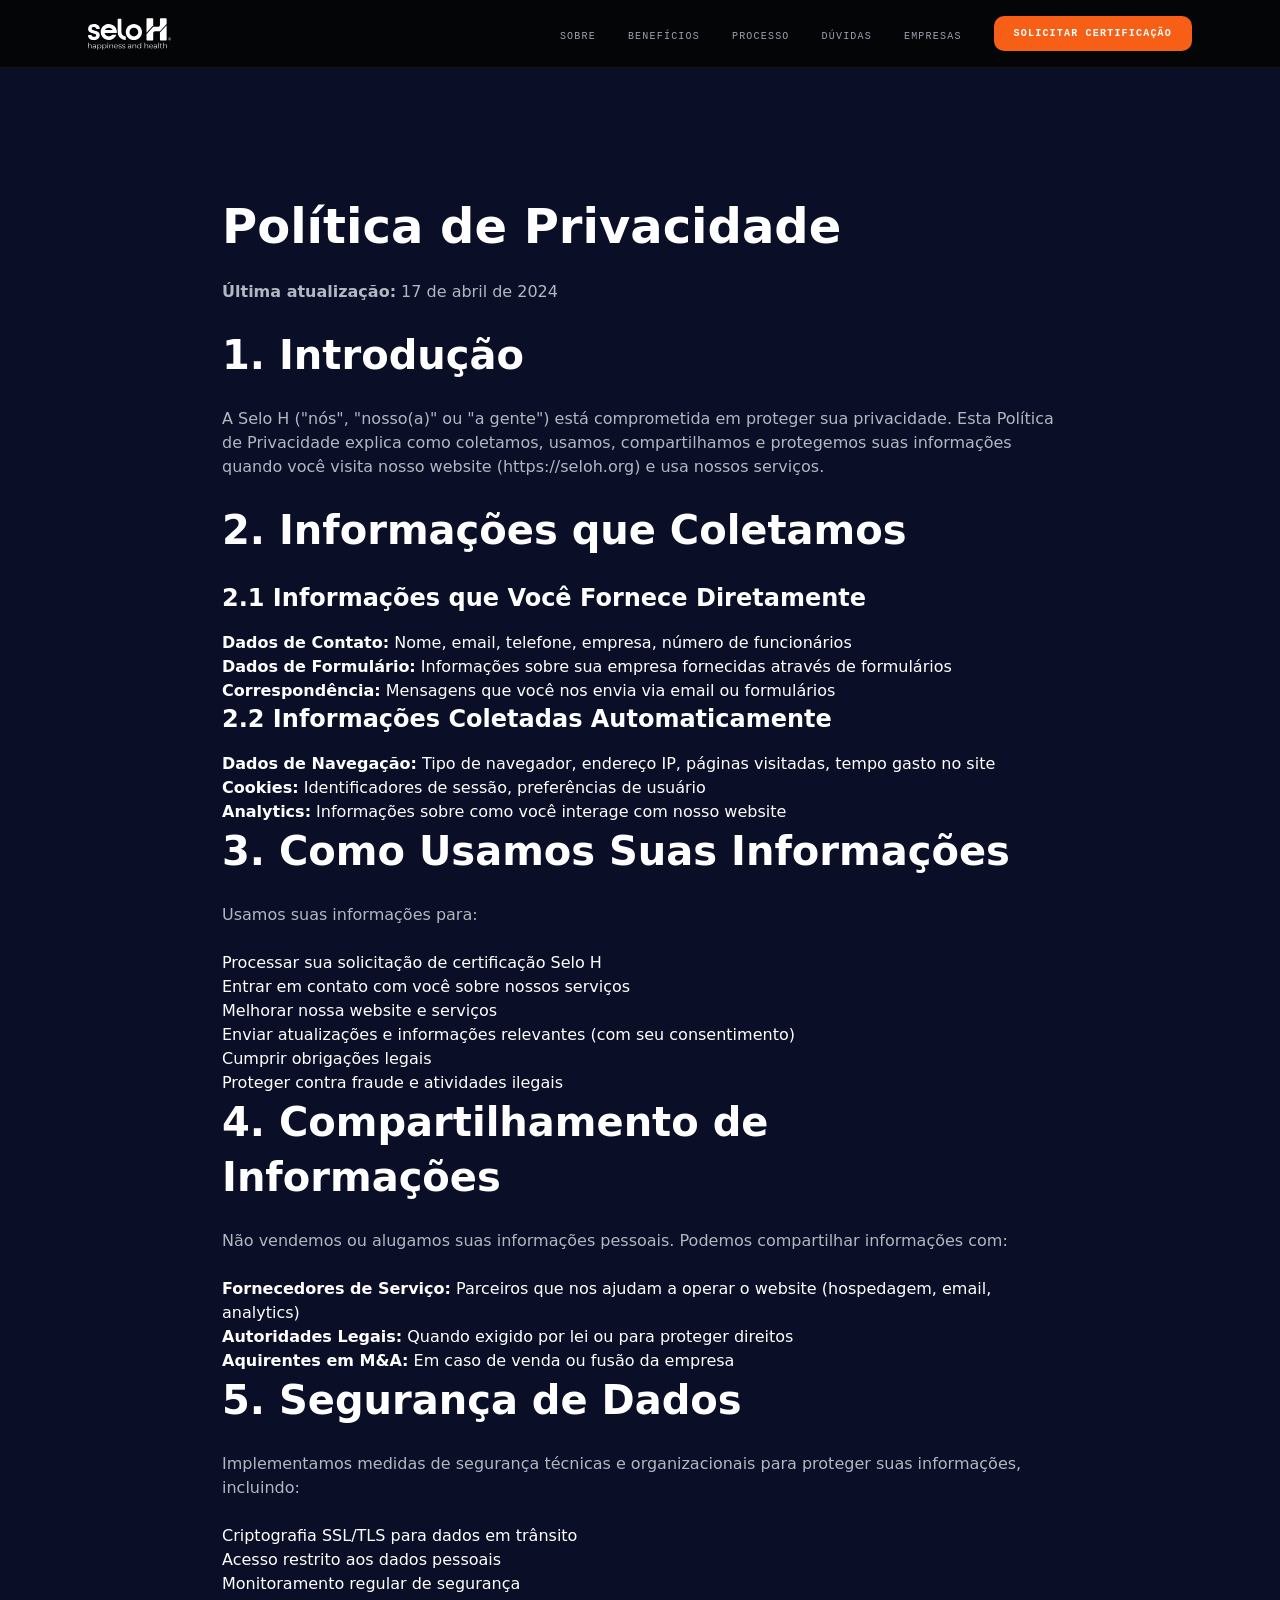
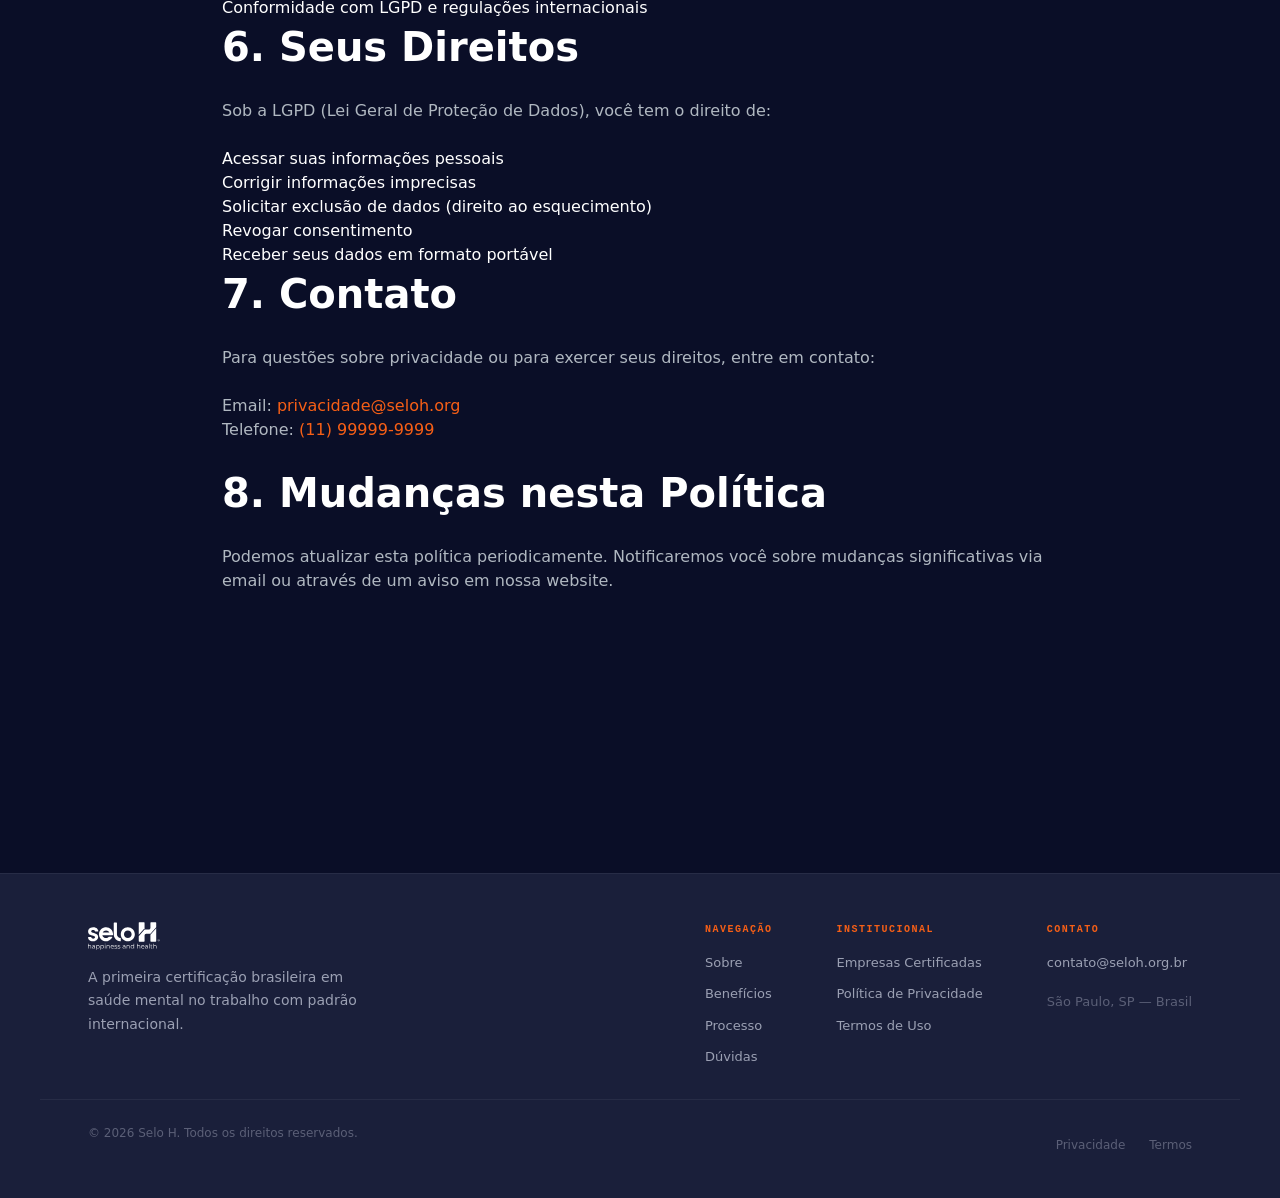
<file: web/politica-privacidade.html>
<!DOCTYPE html>
<html lang="pt-BR">
<head>
  <meta charset="UTF-8">
  <meta name="viewport" content="width=device-width, initial-scale=1.0">
  <meta name="description" content="Política de Privacidade - Selo H">
  <meta name="robots" content="noindex, nofollow">
  <link rel="canonical" href="https://seloh.org/politica-privacidade">
  <title>Política de Privacidade - Selo H</title>
  <!-- Google Analytics -->
  <script async src="https://www.googletagmanager.com/gtag/js?id=G-9XM26ZKHNN"></script>
  <script>
    window.dataLayer = window.dataLayer || [];
    function gtag(){dataLayer.push(arguments);}
    gtag('js', new Date());
    gtag('config', 'G-9XM26ZKHNN');
  </script>
  <link rel="stylesheet" href="css/styles.css">
  <style>
    .site-nav{position:fixed;top:0;left:0;right:0;z-index:100;padding:16px 0;background:rgba(5,5,5,0.92);backdrop-filter:blur(20px);-webkit-backdrop-filter:blur(20px);border-bottom:1px solid rgba(255,255,255,0.06)}
    .site-nav-inner{max-width:1200px;margin:0 auto;padding:0 48px;display:flex;align-items:center;justify-content:space-between}
    .site-nav a{text-decoration:none;color:inherit}
    .site-nav-logo{height:32px;width:auto;filter:brightness(0) invert(1)}
    .site-nav-links{display:flex;align-items:center;gap:32px;list-style:none;margin:0;padding:0}
    .site-nav-links a{font-family:'JetBrains Mono',monospace;font-size:10px;letter-spacing:0.12em;text-transform:uppercase;color:#9ba0b3;transition:color 0.2s}
    .site-nav-links a:hover{color:#f9f9fb}
    .site-nav-cta{font-family:'JetBrains Mono',monospace;font-size:10px;letter-spacing:0.1em;text-transform:uppercase;padding:10px 20px;background:#F75F16;color:#fff!important;border-radius:10px;font-weight:700;transition:background 0.2s,transform 0.15s;display:inline-flex}
    .site-nav-cta:hover{background:#e5540f;transform:translateY(-1px)}
    body{padding-top:70px}
  </style>
</head>
<body>
  <nav class="site-nav" aria-label="Navegação principal">
    <div class="site-nav-inner">
      <a href="index.html" aria-label="Selo H — Início">
        <img src="images/Selo H - Logo.svg" alt="Selo H" class="site-nav-logo">
      </a>
      <ul class="site-nav-links">
        <li><a href="index.html#sobre">Sobre</a></li>
        <li><a href="index.html#beneficios">Benefícios</a></li>
        <li><a href="index.html#processo">Processo</a></li>
        <li><a href="index.html#faq">Dúvidas</a></li>
        <li><a href="empresas-certificadas.html">Empresas</a></li>
        <li><a href="index.html#contato" class="site-nav-cta">Solicitar Certificação</a></li>
      </ul>
    </div>
  </nav>

  <main id="main" style="padding: var(--space-4xl) var(--container-padding); max-width: 900px; margin: 0 auto;">
    <h1>Política de Privacidade</h1>
    
    <p><strong>Última atualização:</strong> 17 de abril de 2024</p>

    <h2>1. Introdução</h2>
    <p>
      A Selo H ("nós", "nosso(a)" ou "a gente") está comprometida em proteger sua privacidade. Esta Política de Privacidade explica como coletamos, usamos, compartilhamos e protegemos suas informações quando você visita nosso website (https://seloh.org) e usa nossos serviços.
    </p>

    <h2>2. Informações que Coletamos</h2>
    <h3>2.1 Informações que Você Fornece Diretamente</h3>
    <ul>
      <li><strong>Dados de Contato:</strong> Nome, email, telefone, empresa, número de funcionários</li>
      <li><strong>Dados de Formulário:</strong> Informações sobre sua empresa fornecidas através de formulários</li>
      <li><strong>Correspondência:</strong> Mensagens que você nos envia via email ou formulários</li>
    </ul>

    <h3>2.2 Informações Coletadas Automaticamente</h3>
    <ul>
      <li><strong>Dados de Navegação:</strong> Tipo de navegador, endereço IP, páginas visitadas, tempo gasto no site</li>
      <li><strong>Cookies:</strong> Identificadores de sessão, preferências de usuário</li>
      <li><strong>Analytics:</strong> Informações sobre como você interage com nosso website</li>
    </ul>

    <h2>3. Como Usamos Suas Informações</h2>
    <p>Usamos suas informações para:</p>
    <ul>
      <li>Processar sua solicitação de certificação Selo H</li>
      <li>Entrar em contato com você sobre nossos serviços</li>
      <li>Melhorar nossa website e serviços</li>
      <li>Enviar atualizações e informações relevantes (com seu consentimento)</li>
      <li>Cumprir obrigações legais</li>
      <li>Proteger contra fraude e atividades ilegais</li>
    </ul>

    <h2>4. Compartilhamento de Informações</h2>
    <p>
      Não vendemos ou alugamos suas informações pessoais. Podemos compartilhar informações com:
    </p>
    <ul>
      <li><strong>Fornecedores de Serviço:</strong> Parceiros que nos ajudam a operar o website (hospedagem, email, analytics)</li>
      <li><strong>Autoridades Legais:</strong> Quando exigido por lei ou para proteger direitos</li>
      <li><strong>Aquirentes em M&A:</strong> Em caso de venda ou fusão da empresa</li>
    </ul>

    <h2>5. Segurança de Dados</h2>
    <p>
      Implementamos medidas de segurança técnicas e organizacionais para proteger suas informações, incluindo:
    </p>
    <ul>
      <li>Criptografia SSL/TLS para dados em trânsito</li>
      <li>Acesso restrito aos dados pessoais</li>
      <li>Monitoramento regular de segurança</li>
      <li>Conformidade com LGPD e regulações internacionais</li>
    </ul>

    <h2>6. Seus Direitos</h2>
    <p>Sob a LGPD (Lei Geral de Proteção de Dados), você tem o direito de:</p>
    <ul>
      <li>Acessar suas informações pessoais</li>
      <li>Corrigir informações imprecisas</li>
      <li>Solicitar exclusão de dados (direito ao esquecimento)</li>
      <li>Revogar consentimento</li>
      <li>Receber seus dados em formato portável</li>
    </ul>

    <h2>7. Contato</h2>
    <p>
      Para questões sobre privacidade ou para exercer seus direitos, entre em contato:
    </p>
    <p>
      Email: <a href="mailto:privacidade@seloh.org">privacidade@seloh.org</a><br>
      Telefone: <a href="tel:+5511999999999">(11) 99999-9999</a>
    </p>

    <h2>8. Mudanças nesta Política</h2>
    <p>
      Podemos atualizar esta política periodicamente. Notificaremos você sobre mudanças significativas via email ou através de um aviso em nossa website.
    </p>
  </main>

  <footer style="margin-top:var(--space-4xl);border-top:1px solid rgba(255,255,255,0.06);padding:48px 0 32px">
    <div style="max-width:1200px;margin:0 auto;padding:0 48px;display:flex;flex-wrap:wrap;justify-content:space-between;gap:40px">
      <div>
        <div style="margin-bottom:4px"><img src="images/Selo H - Logo.svg" alt="Selo H" style="height:28px;width:auto;filter:brightness(0) invert(1)"></div>
        <p style="font-size:14px;color:#9ba0b3;line-height:1.7;margin-top:16px;max-width:300px">A primeira certificação brasileira em saúde mental no trabalho com padrão internacional.</p>
      </div>
      <div style="display:flex;gap:64px">
        <div style="display:flex;flex-direction:column;gap:12px">
          <h4 style="font-family:'JetBrains Mono',monospace;font-size:10px;letter-spacing:0.15em;text-transform:uppercase;color:#F75F16;margin-bottom:4px">Navegação</h4>
          <a href="index.html#sobre" style="font-size:13px;color:#9ba0b3;text-decoration:none">Sobre</a>
          <a href="index.html#beneficios" style="font-size:13px;color:#9ba0b3;text-decoration:none">Benefícios</a>
          <a href="index.html#processo" style="font-size:13px;color:#9ba0b3;text-decoration:none">Processo</a>
          <a href="index.html#faq" style="font-size:13px;color:#9ba0b3;text-decoration:none">Dúvidas</a>
        </div>
        <div style="display:flex;flex-direction:column;gap:12px">
          <h4 style="font-family:'JetBrains Mono',monospace;font-size:10px;letter-spacing:0.15em;text-transform:uppercase;color:#F75F16;margin-bottom:4px">Institucional</h4>
          <a href="empresas-certificadas.html" style="font-size:13px;color:#9ba0b3;text-decoration:none">Empresas Certificadas</a>
          <a href="politica-privacidade.html" style="font-size:13px;color:#9ba0b3;text-decoration:none">Política de Privacidade</a>
          <a href="termos.html" style="font-size:13px;color:#9ba0b3;text-decoration:none">Termos de Uso</a>
        </div>
        <div style="display:flex;flex-direction:column;gap:12px">
          <h4 style="font-family:'JetBrains Mono',monospace;font-size:10px;letter-spacing:0.15em;text-transform:uppercase;color:#F75F16;margin-bottom:4px">Contato</h4>
          <a href="mailto:contato@seloh.org.br" style="font-size:13px;color:#9ba0b3;text-decoration:none">contato@seloh.org.br</a>
          <p style="font-size:13px;color:rgba(155,160,179,0.5);margin-top:8px">São Paulo, SP — Brasil</p>
        </div>
      </div>
    </div>
    <div style="max-width:1200px;margin:32px auto 0;padding:24px 48px 0;border-top:1px solid rgba(255,255,255,0.06);display:flex;justify-content:space-between;align-items:center">
      <p style="font-size:12px;color:rgba(155,160,179,0.5)">&copy; 2026 Selo H. Todos os direitos reservados.</p>
      <div style="display:flex;gap:24px">
        <a href="politica-privacidade.html" style="font-size:12px;color:rgba(155,160,179,0.5);text-decoration:none">Privacidade</a>
        <a href="termos.html" style="font-size:12px;color:rgba(155,160,179,0.5);text-decoration:none">Termos</a>
      </div>
    </div>
  </footer>
</body>
</html>
</file>
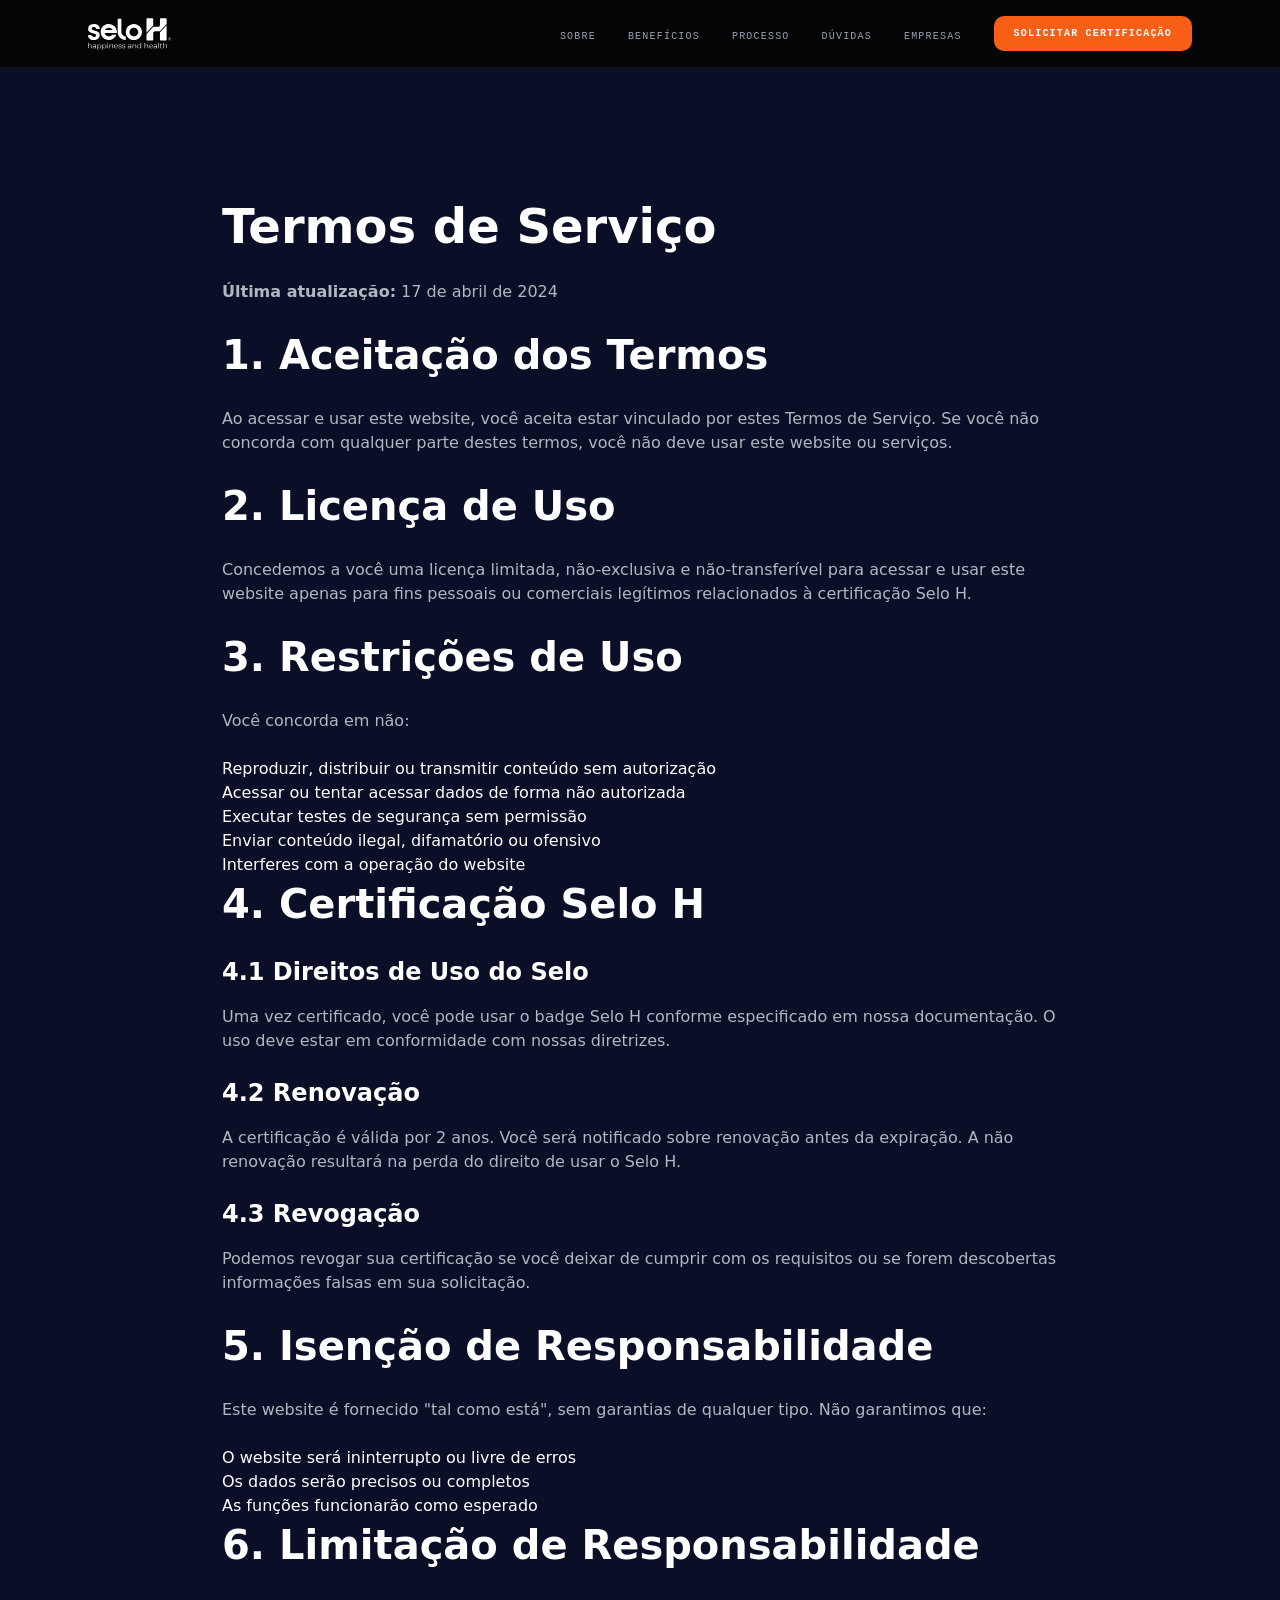
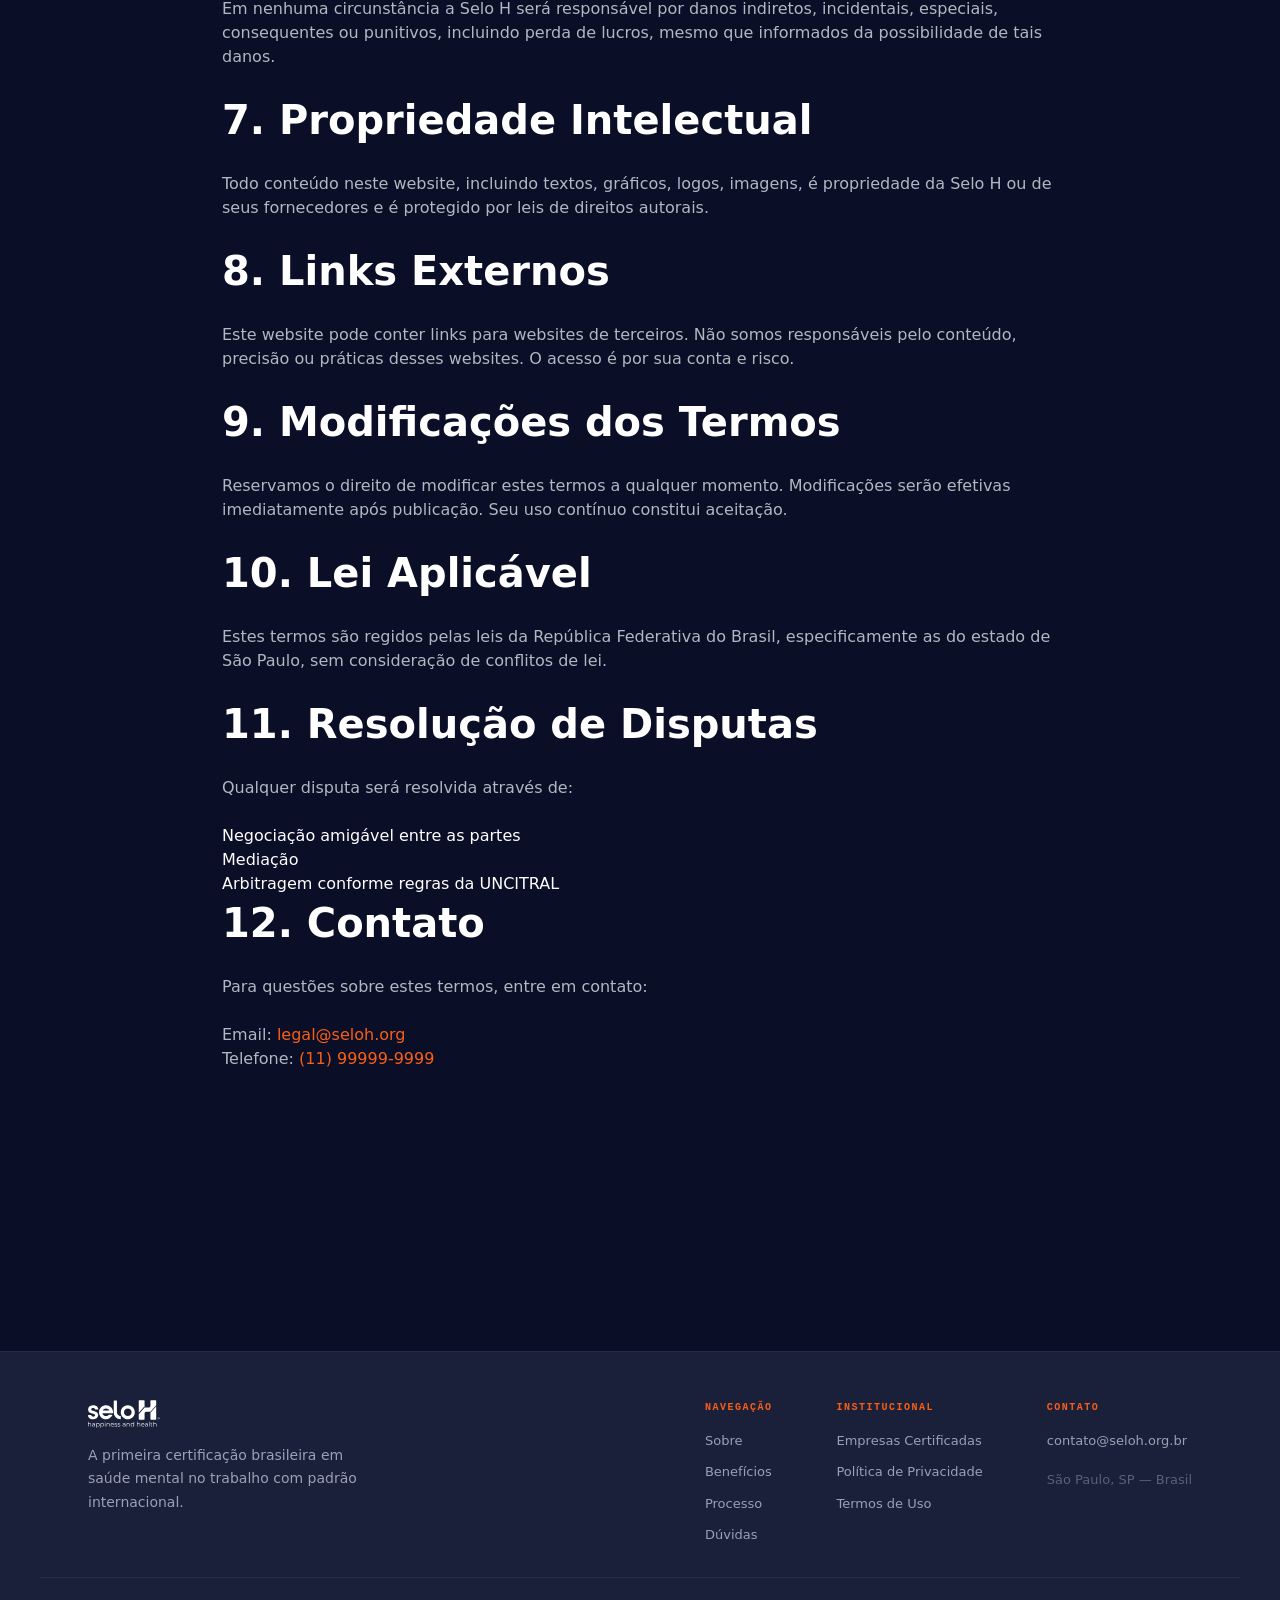
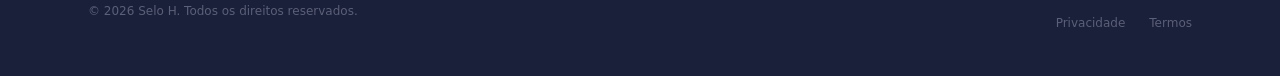
<file: web/termos.html>
<!DOCTYPE html>
<html lang="pt-BR">
<head>
  <meta charset="UTF-8">
  <meta name="viewport" content="width=device-width, initial-scale=1.0">
  <meta name="description" content="Termos de Serviço - Selo H">
  <meta name="robots" content="noindex, nofollow">
  <link rel="canonical" href="https://seloh.org/termos">
  <title>Termos de Serviço - Selo H</title>
  <!-- Google Analytics -->
  <script async src="https://www.googletagmanager.com/gtag/js?id=G-9XM26ZKHNN"></script>
  <script>
    window.dataLayer = window.dataLayer || [];
    function gtag(){dataLayer.push(arguments);}
    gtag('js', new Date());
    gtag('config', 'G-9XM26ZKHNN');
  </script>
  <link rel="stylesheet" href="css/styles.css">
  <style>
    .site-nav{position:fixed;top:0;left:0;right:0;z-index:100;padding:16px 0;background:rgba(5,5,5,0.92);backdrop-filter:blur(20px);-webkit-backdrop-filter:blur(20px);border-bottom:1px solid rgba(255,255,255,0.06)}
    .site-nav-inner{max-width:1200px;margin:0 auto;padding:0 48px;display:flex;align-items:center;justify-content:space-between}
    .site-nav a{text-decoration:none;color:inherit}
    .site-nav-logo{height:32px;width:auto;filter:brightness(0) invert(1)}
    .site-nav-links{display:flex;align-items:center;gap:32px;list-style:none;margin:0;padding:0}
    .site-nav-links a{font-family:'JetBrains Mono',monospace;font-size:10px;letter-spacing:0.12em;text-transform:uppercase;color:#9ba0b3;transition:color 0.2s}
    .site-nav-links a:hover{color:#f9f9fb}
    .site-nav-cta{font-family:'JetBrains Mono',monospace;font-size:10px;letter-spacing:0.1em;text-transform:uppercase;padding:10px 20px;background:#F75F16;color:#fff!important;border-radius:10px;font-weight:700;transition:background 0.2s,transform 0.15s;display:inline-flex}
    .site-nav-cta:hover{background:#e5540f;transform:translateY(-1px)}
    body{padding-top:70px}
  </style>
</head>
<body>
  <nav class="site-nav" aria-label="Navegação principal">
    <div class="site-nav-inner">
      <a href="index.html" aria-label="Selo H — Início">
        <img src="images/Selo H - Logo.svg" alt="Selo H" class="site-nav-logo">
      </a>
      <ul class="site-nav-links">
        <li><a href="index.html#sobre">Sobre</a></li>
        <li><a href="index.html#beneficios">Benefícios</a></li>
        <li><a href="index.html#processo">Processo</a></li>
        <li><a href="index.html#faq">Dúvidas</a></li>
        <li><a href="empresas-certificadas.html">Empresas</a></li>
        <li><a href="index.html#contato" class="site-nav-cta">Solicitar Certificação</a></li>
      </ul>
    </div>
  </nav>

  <main id="main" style="padding: var(--space-4xl) var(--container-padding); max-width: 900px; margin: 0 auto;">
    <h1>Termos de Serviço</h1>
    
    <p><strong>Última atualização:</strong> 17 de abril de 2024</p>

    <h2>1. Aceitação dos Termos</h2>
    <p>
      Ao acessar e usar este website, você aceita estar vinculado por estes Termos de Serviço. Se você não concorda com qualquer parte destes termos, você não deve usar este website ou serviços.
    </p>

    <h2>2. Licença de Uso</h2>
    <p>
      Concedemos a você uma licença limitada, não-exclusiva e não-transferível para acessar e usar este website apenas para fins pessoais ou comerciais legítimos relacionados à certificação Selo H.
    </p>

    <h2>3. Restrições de Uso</h2>
    <p>Você concorda em não:</p>
    <ul>
      <li>Reproduzir, distribuir ou transmitir conteúdo sem autorização</li>
      <li>Acessar ou tentar acessar dados de forma não autorizada</li>
      <li>Executar testes de segurança sem permissão</li>
      <li>Enviar conteúdo ilegal, difamatório ou ofensivo</li>
      <li>Interferes com a operação do website</li>
    </ul>

    <h2>4. Certificação Selo H</h2>
    <h3>4.1 Direitos de Uso do Selo</h3>
    <p>
      Uma vez certificado, você pode usar o badge Selo H conforme especificado em nossa documentação. O uso deve estar em conformidade com nossas diretrizes.
    </p>

    <h3>4.2 Renovação</h3>
    <p>
      A certificação é válida por 2 anos. Você será notificado sobre renovação antes da expiração. A não renovação resultará na perda do direito de usar o Selo H.
    </p>

    <h3>4.3 Revogação</h3>
    <p>
      Podemos revogar sua certificação se você deixar de cumprir com os requisitos ou se forem descobertas informações falsas em sua solicitação.
    </p>

    <h2>5. Isenção de Responsabilidade</h2>
    <p>
      Este website é fornecido "tal como está", sem garantias de qualquer tipo. Não garantimos que:
    </p>
    <ul>
      <li>O website será ininterrupto ou livre de erros</li>
      <li>Os dados serão precisos ou completos</li>
      <li>As funções funcionarão como esperado</li>
    </ul>

    <h2>6. Limitação de Responsabilidade</h2>
    <p>
      Em nenhuma circunstância a Selo H será responsável por danos indiretos, incidentais, especiais, consequentes ou punitivos, incluindo perda de lucros, mesmo que informados da possibilidade de tais danos.
    </p>

    <h2>7. Propriedade Intelectual</h2>
    <p>
      Todo conteúdo neste website, incluindo textos, gráficos, logos, imagens, é propriedade da Selo H ou de seus fornecedores e é protegido por leis de direitos autorais.
    </p>

    <h2>8. Links Externos</h2>
    <p>
      Este website pode conter links para websites de terceiros. Não somos responsáveis pelo conteúdo, precisão ou práticas desses websites. O acesso é por sua conta e risco.
    </p>

    <h2>9. Modificações dos Termos</h2>
    <p>
      Reservamos o direito de modificar estes termos a qualquer momento. Modificações serão efetivas imediatamente após publicação. Seu uso contínuo constitui aceitação.
    </p>

    <h2>10. Lei Aplicável</h2>
    <p>
      Estes termos são regidos pelas leis da República Federativa do Brasil, especificamente as do estado de São Paulo, sem consideração de conflitos de lei.
    </p>

    <h2>11. Resolução de Disputas</h2>
    <p>
      Qualquer disputa será resolvida através de:
    </p>
    <ol>
      <li>Negociação amigável entre as partes</li>
      <li>Mediação</li>
      <li>Arbitragem conforme regras da UNCITRAL</li>
    </ol>

    <h2>12. Contato</h2>
    <p>
      Para questões sobre estes termos, entre em contato:
    </p>
    <p>
      Email: <a href="mailto:legal@seloh.org">legal@seloh.org</a><br>
      Telefone: <a href="tel:+5511999999999">(11) 99999-9999</a>
    </p>
  </main>

  <footer style="margin-top:var(--space-4xl);border-top:1px solid rgba(255,255,255,0.06);padding:48px 0 32px">
    <div style="max-width:1200px;margin:0 auto;padding:0 48px;display:flex;flex-wrap:wrap;justify-content:space-between;gap:40px">
      <div>
        <div style="margin-bottom:4px"><img src="images/Selo H - Logo.svg" alt="Selo H" style="height:28px;width:auto;filter:brightness(0) invert(1)"></div>
        <p style="font-size:14px;color:#9ba0b3;line-height:1.7;margin-top:16px;max-width:300px">A primeira certificação brasileira em saúde mental no trabalho com padrão internacional.</p>
      </div>
      <div style="display:flex;gap:64px">
        <div style="display:flex;flex-direction:column;gap:12px">
          <h4 style="font-family:'JetBrains Mono',monospace;font-size:10px;letter-spacing:0.15em;text-transform:uppercase;color:#F75F16;margin-bottom:4px">Navegação</h4>
          <a href="index.html#sobre" style="font-size:13px;color:#9ba0b3;text-decoration:none">Sobre</a>
          <a href="index.html#beneficios" style="font-size:13px;color:#9ba0b3;text-decoration:none">Benefícios</a>
          <a href="index.html#processo" style="font-size:13px;color:#9ba0b3;text-decoration:none">Processo</a>
          <a href="index.html#faq" style="font-size:13px;color:#9ba0b3;text-decoration:none">Dúvidas</a>
        </div>
        <div style="display:flex;flex-direction:column;gap:12px">
          <h4 style="font-family:'JetBrains Mono',monospace;font-size:10px;letter-spacing:0.15em;text-transform:uppercase;color:#F75F16;margin-bottom:4px">Institucional</h4>
          <a href="empresas-certificadas.html" style="font-size:13px;color:#9ba0b3;text-decoration:none">Empresas Certificadas</a>
          <a href="politica-privacidade.html" style="font-size:13px;color:#9ba0b3;text-decoration:none">Política de Privacidade</a>
          <a href="termos.html" style="font-size:13px;color:#9ba0b3;text-decoration:none">Termos de Uso</a>
        </div>
        <div style="display:flex;flex-direction:column;gap:12px">
          <h4 style="font-family:'JetBrains Mono',monospace;font-size:10px;letter-spacing:0.15em;text-transform:uppercase;color:#F75F16;margin-bottom:4px">Contato</h4>
          <a href="mailto:contato@seloh.org.br" style="font-size:13px;color:#9ba0b3;text-decoration:none">contato@seloh.org.br</a>
          <p style="font-size:13px;color:rgba(155,160,179,0.5);margin-top:8px">São Paulo, SP — Brasil</p>
        </div>
      </div>
    </div>
    <div style="max-width:1200px;margin:32px auto 0;padding:24px 48px 0;border-top:1px solid rgba(255,255,255,0.06);display:flex;justify-content:space-between;align-items:center">
      <p style="font-size:12px;color:rgba(155,160,179,0.5)">&copy; 2026 Selo H. Todos os direitos reservados.</p>
      <div style="display:flex;gap:24px">
        <a href="politica-privacidade.html" style="font-size:12px;color:rgba(155,160,179,0.5);text-decoration:none">Privacidade</a>
        <a href="termos.html" style="font-size:12px;color:rgba(155,160,179,0.5);text-decoration:none">Termos</a>
      </div>
    </div>
  </footer>
</body>
</html>
</file>
<file: web/css/styles.css>
/* Main Styles - Import all CSS layers */

@import url('./reset.css');
@import url('./tokens.css');
@import url('./components.css');

/* ===== LAYOUT ESPECÍFICO DO SITE ===== */

/* Navigation */
nav {
  position: sticky;
  top: 0;
  z-index: var(--z-fixed);
  background-color: rgba(5, 5, 5, 0.94);
  border-bottom: 1px solid rgba(255, 255, 255, 0.08);
  padding: var(--space-md) 0;
  backdrop-filter: blur(16px);
}

.nav-container {
  display: flex;
  align-items: center;
  justify-content: space-between;
  padding: 0 var(--container-padding);
  max-width: var(--container-width);
  margin: 0 auto;
}

.nav-logo {
  font-size: var(--font-size-2xl);
  font-weight: var(--font-weight-bold);
  color: var(--color-text-primary);
  display: flex;
  align-items: center;
  gap: var(--space-sm);
  text-decoration: none;
}

.nav-logo-svg {
  width: 40px;
  height: 40px;
  filter: brightness(0) invert(1); /* Make it white for dark theme */
}

.nav-links {
  display: flex;
  gap: var(--space-lg);
  align-items: center;
}

.nav-links a {
  font-size: var(--font-size-base);
  color: var(--color-text-secondary);
  transition: color var(--transition-fast);
  position: relative;
}

.nav-links a:hover,
.nav-links a.active {
  color: var(--color-accent);
}

.nav-links a::after {
  content: '';
  position: absolute;
  bottom: -4px;
  left: 0;
  width: 0;
  height: 2px;
  background-color: var(--color-accent);
  transition: width var(--transition-fast);
}

.nav-links a:hover::after,
.nav-links a.active::after {
  width: 100%;
}

/* Hero Section */
.hero {
  padding: var(--space-4xl) var(--container-padding);
  text-align: center;
  position: relative;
  overflow: hidden;
  background-color: #050505;
  background-image:
    radial-gradient(circle at 20% 20%, rgba(255, 255, 255, 0.08), transparent 24%),
    radial-gradient(circle at 80% 10%, rgba(247, 95, 22, 0.14), transparent 18%),
    radial-gradient(circle at 50% 90%, rgba(255, 255, 255, 0.04), transparent 22%);
  min-height: 100vh;
  display: flex;
  flex-direction: column;
  align-items: center;
  justify-content: center;
}

.hero-canvas {
  position: absolute;
  top: 0;
  left: 0;
  width: 100%;
  height: 100%;
  z-index: 1;
}

.hero-stars {
  position: absolute;
  inset: 0;
  z-index: 1;
  pointer-events: none;
  background-image:
    radial-gradient(circle, rgba(255,255,255,0.22) 1px, transparent 1px),
    radial-gradient(circle, rgba(255,255,255,0.12) 1px, transparent 1px),
    radial-gradient(circle, rgba(247,95,22,0.14) 1px, transparent 1px);
  background-size: 120px 120px, 190px 190px, 320px 320px;
  opacity: 0.24;
}

.hero::before {
  content: '';
  position: absolute;
  top: -50%;
  right: -10%;
  width: 600px;
  height: 600px;
  background: radial-gradient(circle, rgba(247, 95, 22, 0.12) 0%, transparent 70%);
  border-radius: 50%;
  pointer-events: none;
}

.hero::after {
  content: '';
  position: absolute;
  bottom: -50%;
  left: -10%;
  width: 600px;
  height: 600px;
  background: radial-gradient(circle, rgba(247, 95, 22, 0.05) 0%, transparent 70%);
  border-radius: 50%;
  pointer-events: none;
}

.hero-content {
  position: relative;
  z-index: 2;
  max-width: 900px;
  margin: 0 auto;
}

.hero h1 {
  font-size: var(--font-size-6xl);
  line-height: var(--line-height-tight);
  margin-bottom: var(--space-lg);
  background: linear-gradient(90deg, #ffffff 0%, #F75F16 55%, #ffffff 100%);
  -webkit-background-clip: text;
  -webkit-text-fill-color: transparent;
  background-clip: text;
  animation: fadeInUp 0.8s ease-out;
}

.hero-subtitle {
  font-size: var(--font-size-xl);
  color: var(--color-text-secondary);
  margin-bottom: var(--space-xl);
  line-height: var(--line-height-relaxed);
  animation: fadeInUp 0.8s ease-out 0.2s backwards;
}

.hero-ctas {
  display: flex;
  gap: var(--space-md);
  justify-content: center;
  flex-wrap: wrap;
  animation: fadeInUp 0.8s ease-out 0.4s backwards;
}

.hero-trust {
  margin-top: var(--space-4xl);
  padding-top: var(--space-3xl);
  border-top: 1px solid var(--color-border);
  animation: fadeInUp 0.8s ease-out 0.6s backwards;
}

.trust-label {
  font-size: var(--font-size-sm);
  color: var(--color-text-tertiary);
  text-transform: uppercase;
  letter-spacing: 0.1em;
  margin-bottom: var(--space-md);
  font-weight: var(--font-weight-semibold);
}

.trust-items {
  display: flex;
  gap: var(--space-lg);
  justify-content: center;
  flex-wrap: wrap;
  align-items: center;
}

.trust-item {
  display: flex;
  align-items: center;
  gap: var(--space-sm);
  font-weight: var(--font-weight-semibold);
}

.trust-icon {
  width: 24px;
  height: 24px;
  background-color: rgba(247, 95, 22, 0.16);
  border-radius: 50%;
  display: flex;
  align-items: center;
  justify-content: center;
  color: var(--accent-orange);
  font-weight: var(--font-weight-bold);
  flex-shrink: 0;
}

/* Feature Grid */
.features {
  padding: var(--space-4xl) var(--container-padding);
}

.section-header {
  text-align: center;
  margin-bottom: var(--space-3xl);
  max-width: 700px;
  margin-left: auto;
  margin-right: auto;
}

.section-label {
  display: inline-block;
  background-color: rgba(247, 95, 22, 0.12);
  color: var(--accent-orange);
  padding: var(--space-xs) var(--space-md);
  border-radius: var(--radius-full);
  font-size: var(--font-size-sm);
  font-weight: var(--font-weight-semibold);
  margin-bottom: var(--space-md);
  text-transform: uppercase;
  letter-spacing: 0.08em;
}

.section-header h2 {
  font-size: var(--font-size-4xl);
  margin-bottom: var(--space-lg);
}

.section-header p {
  font-size: var(--font-size-lg);
  color: var(--color-text-secondary);
}

.feature-card {
  display: flex;
  flex-direction: column;
  padding: var(--space-xl);
  border-radius: var(--radius-xl);
  background: rgba(255, 255, 255, 0.04);
  border: 1px solid rgba(255, 255, 255, 0.08);
  box-shadow: 0 20px 80px rgba(0, 0, 0, 0.18);
  transition: transform var(--transition-normal), border-color var(--transition-normal), box-shadow var(--transition-normal);
  position: relative;
  overflow: hidden;
  backdrop-filter: blur(10px);
}

.feature-card::before {
  content: '';
  position: absolute;
  top: 0;
  left: 0;
  right: 0;
  height: 4px;
  background: linear-gradient(90deg, var(--accent-orange), var(--accent-orange-dark));
  opacity: 0;
  transition: opacity var(--transition-normal);
}

.feature-card:hover {
  border-color: var(--color-accent);
  box-shadow: var(--shadow-lg);
  transform: translateY(-8px);
}

.feature-card:hover::before {
  opacity: 1;
}

.feature-icon {
  width: 56px;
  height: 56px;
  background: linear-gradient(135deg, var(--accent-orange-light), var(--accent-orange-dark));
  border-radius: var(--radius-lg);
  display: flex;
  align-items: center;
  justify-content: center;
  font-size: var(--font-size-2xl);
  margin-bottom: var(--space-md);
  color: var(--color-bg);
  flex-shrink: 0;
}

.feature-card h3 {
  color: var(--color-text-primary);
  margin-bottom: var(--space-md);
}

.feature-card p {
  color: var(--color-text-secondary);
  flex-grow: 1;
}

/* Tech Stats Section */
.tech-stats {
  padding: var(--space-4xl) 0;
  background: linear-gradient(135deg, var(--gray-800) 0%, var(--gray-900) 100%);
  position: relative;
}

.tech-stats::before {
  content: '';
  position: absolute;
  top: 0;
  left: 0;
  right: 0;
  bottom: 0;
  background: radial-gradient(circle at 30% 20%, rgba(247, 95, 22, 0.1) 0%, transparent 50%),
              radial-gradient(circle at 70% 80%, rgba(247, 95, 22, 0.05) 0%, transparent 50%);
  pointer-events: none;
}

.stats-grid {
  display: grid;
  grid-template-columns: repeat(auto-fit, minmax(200px, 1fr));
  gap: var(--space-xl);
  position: relative;
  z-index: 2;
}

.stat-item {
  text-align: center;
  padding: var(--space-xl);
  background: rgba(255, 255, 255, 0.05);
  border-radius: var(--radius-lg);
  border: 1px solid rgba(247, 95, 22, 0.2);
  backdrop-filter: blur(10px);
}

.stat-number {
  font-size: var(--font-size-4xl);
  font-weight: var(--font-weight-bold);
  color: var(--accent-orange);
  margin-bottom: var(--space-sm);
  font-family: var(--font-family-mono);
}

.stat-label {
  font-size: var(--font-size-lg);
  color: var(--color-text-secondary);
  font-weight: var(--font-weight-medium);
}

/* How it works section */
.how-it-works {
  padding: var(--space-4xl) var(--container-padding);
}

.steps-container {
  display: grid;
  grid-template-columns: repeat(auto-fit, minmax(280px, 1fr));
  gap: var(--space-lg);
  margin-top: var(--space-3xl);
}

.step-card {
  background-color: var(--color-bg);
  border: 1px solid var(--color-border);
  border-radius: var(--radius-xl);
  padding: var(--space-xl);
  text-align: center;
  position: relative;
  transition: all var(--transition-normal);
}

.step-card:hover {
  border-color: var(--color-accent);
  box-shadow: var(--shadow-lg);
}

.step-number {
  width: 56px;
  height: 56px;
  background: linear-gradient(135deg, rgba(247, 95, 22, 0.95), rgba(255, 188, 121, 0.85));
  border-radius: 50%;
  display: flex;
  align-items: center;
  justify-content: center;
  font-size: var(--font-size-2xl);
  font-weight: var(--font-weight-bold);
  color: var(--white);
  margin: 0 auto var(--space-lg);
}

.step-card h3 {
  margin-bottom: var(--space-sm);
}

.step-card p {
  font-size: var(--font-size-base);
}

/* Testimonials */
.testimonials {
  padding: var(--space-4xl) var(--container-padding);
}

.testimonial {
  background-color: var(--color-bg);
  border: 1px solid var(--color-border);
  border-radius: var(--radius-xl);
  padding: var(--space-xl);
  max-width: 600px;
  margin: 0 auto;
  margin-bottom: var(--space-lg);
  transition: all var(--transition-normal);
}

.testimonial:hover {
  border-color: var(--color-accent);
  box-shadow: var(--shadow-lg);
  transform: translateY(-4px);
}

.testimonial-text {
  font-size: var(--font-size-lg);
  margin-bottom: var(--space-lg);
  line-height: var(--line-height-relaxed);
  font-style: italic;
}

.testimonial-author {
  display: flex;
  align-items: center;
  gap: var(--space-md);
}

.testimonial-avatar {
  width: 48px;
  height: 48px;
  border-radius: 50%;
  background: linear-gradient(135deg, rgba(247, 95, 22, 0.95), rgba(255, 188, 121, 0.85));
  display: flex;
  align-items: center;
  justify-content: center;
  color: var(--white);
  font-weight: var(--font-weight-bold);
  flex-shrink: 0;
}

.testimonial-info h4 {
  margin-bottom: var(--space-xs);
}

.testimonial-role {
  font-size: var(--font-size-sm);
  color: var(--color-text-tertiary);
}

.testimonial-rating {
  display: flex;
  gap: 4px;
  margin-bottom: var(--space-md);
}

.star {
  color: #fbbf24;
}

/* FAQ Section */
.faq-section {
  padding: var(--space-4xl) var(--container-padding);
  max-width: 800px;
  margin: 0 auto;
}

.faq-item {
  border-bottom: 1px solid var(--color-border);
  padding: var(--space-lg) 0;
}

.faq-item:last-child {
  border-bottom: none;
}

.faq-question {
  display: flex;
  justify-content: space-between;
  align-items: center;
  cursor: pointer;
  user-select: none;
  font-weight: var(--font-weight-semibold);
  font-size: var(--font-size-lg);
  color: var(--color-text-primary);
  transition: color var(--transition-fast);
}

.faq-question:hover {
  color: var(--color-accent);
}

.faq-toggle {
  width: 24px;
  height: 24px;
  border: 2px solid var(--color-accent);
  border-radius: 50%;
  display: flex;
  align-items: center;
  justify-content: center;
  color: var(--color-accent);
  transition: all var(--transition-fast);
  flex-shrink: 0;
}

.faq-item.open .faq-toggle {
  transform: rotate(180deg);
}

.faq-answer {
  display: none;
  padding-top: var(--space-md);
  color: var(--color-text-secondary);
  line-height: var(--line-height-relaxed);
}

.faq-item.open .faq-answer {
  display: block;
  animation: slideDown 0.3s ease-out;
}

/* CTA Section */
.cta-section {
  padding: var(--space-4xl) var(--container-padding);
  background: linear-gradient(135deg, rgba(247, 95, 22, 0.12), rgba(255, 255, 255, 0.04));
  border-radius: var(--radius-2xl);
  text-align: center;
  border: 1px solid rgba(255, 255, 255, 0.08);
}

.cta-section h2 {
  margin-bottom: var(--space-lg);
}

.cta-section p {
  font-size: var(--font-size-lg);
  margin-bottom: var(--space-xl);
  max-width: 600px;
  margin-left: auto;
  margin-right: auto;
}

/* Footer */
footer {
  background-color: var(--color-bg-secondary);
  border-top: 1px solid var(--color-border);
  padding: var(--space-3xl) var(--container-padding) var(--space-lg);
}

.footer-content {
  max-width: var(--container-width);
  margin: 0 auto;
  grid-template-columns: repeat(auto-fit, minmax(250px, 1fr));
  gap: var(--space-xl);
  margin-bottom: var(--space-3xl);
}

.footer-section h4 {
  margin-bottom: var(--space-md);
  color: var(--color-text-primary);
}

.footer-section a {
  display: block;
  color: var(--color-text-secondary);
  margin-bottom: var(--space-sm);
  font-size: var(--font-size-sm);
}

.footer-section a:hover {
  color: var(--color-accent);
}

.footer-bottom {
  border-top: 1px solid var(--color-border);
  padding-top: var(--space-lg);
  display: flex;
  justify-content: space-between;
  align-items: center;
  flex-wrap: wrap;
  gap: var(--space-md);
  font-size: var(--font-size-sm);
  color: var(--color-text-tertiary);
}

/* Animations */
@keyframes fadeInUp {
  from {
    opacity: 0;
    transform: translateY(30px);
  }
  to {
    opacity: 1;
    transform: translateY(0);
  }
}

@keyframes slideDown {
  from {
    opacity: 0;
    max-height: 0;
    overflow: hidden;
  }
  to {
    opacity: 1;
    max-height: 500px;
  }
}

/* Responsive */
@media (max-width: 768px) {
  .hero h1 {
    font-size: var(--font-size-4xl);
  }

  .hero-subtitle {
    font-size: var(--font-size-lg);
  }

  .hero-ctas {
    flex-direction: column;
  }

  .nav-links {
    gap: var(--space-md);
    font-size: var(--font-size-sm);
  }

  .hero-trust {
    margin-top: var(--space-2xl);
  }

  .trust-items {
    flex-direction: column;
    gap: var(--space-md);
  }

  .section-header h2 {
    font-size: var(--font-size-3xl);
  }

  .feature-card {
    padding: var(--space-lg);
  }

  .footer-bottom {
    justify-content: center;
    flex-direction: column;
    text-align: center;
  }
}

@media (max-width: 480px) {
  section {
    padding: var(--space-2xl) var(--container-padding);
  }

  .hero {
    min-height: 100vh;
  }

  .hero h1 {
    font-size: var(--font-size-3xl);
  }

  .hero-subtitle {
    font-size: var(--font-size-base);
    margin-bottom: var(--space-lg);
  }

  .btn-large {
    padding: var(--space-md) var(--space-lg);
  }
}
</file>
